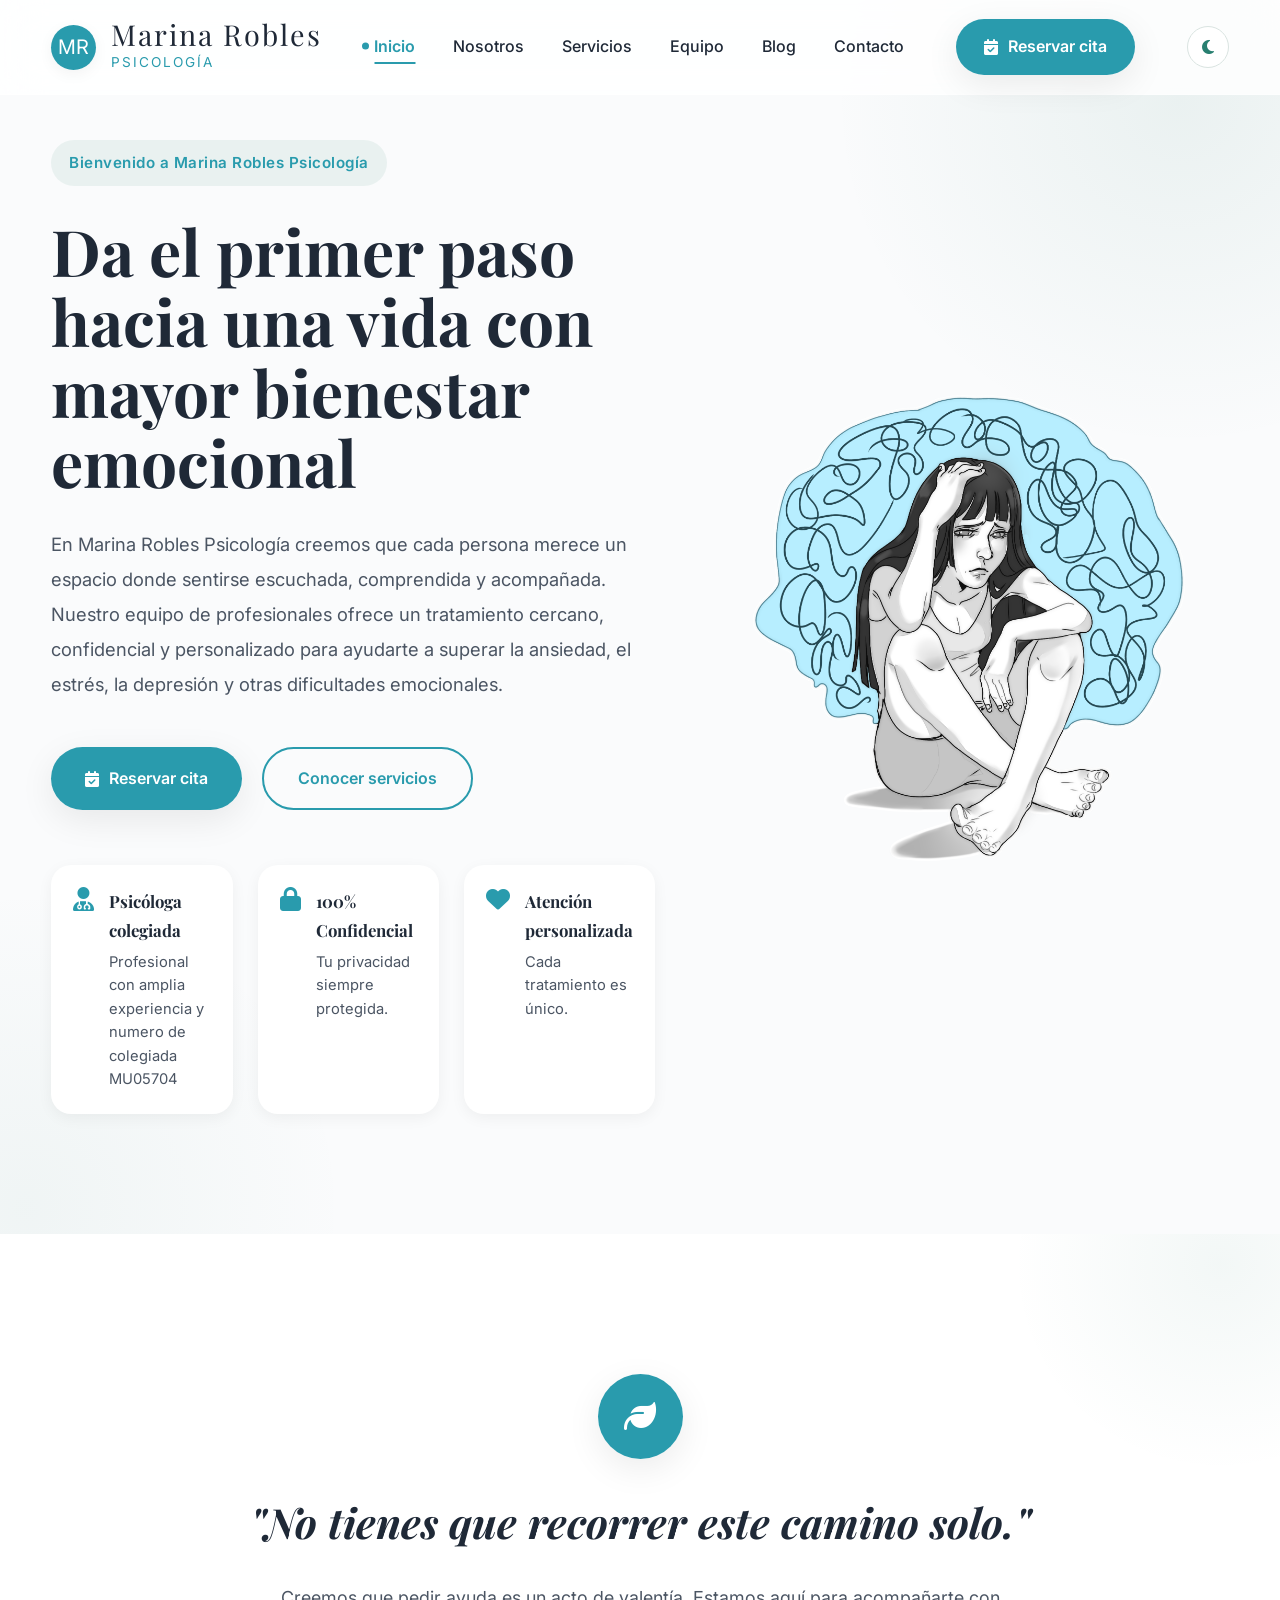
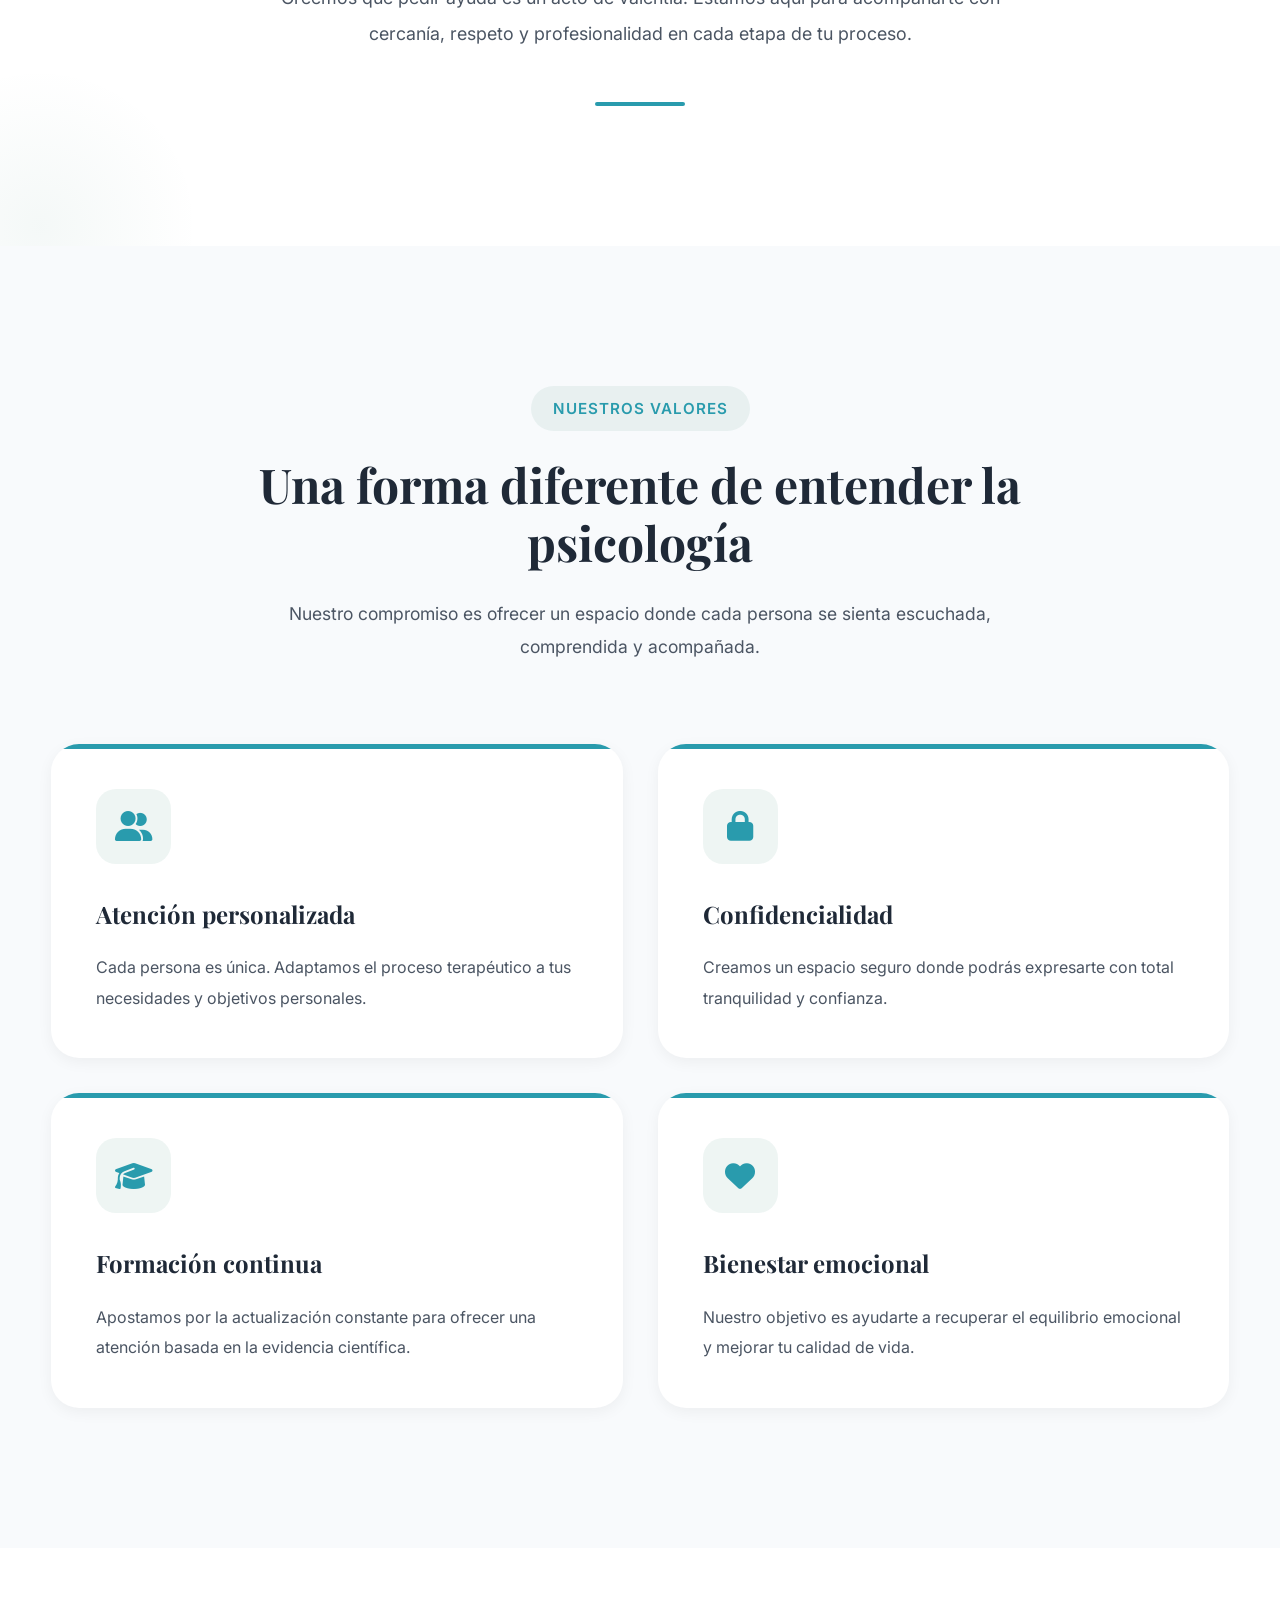
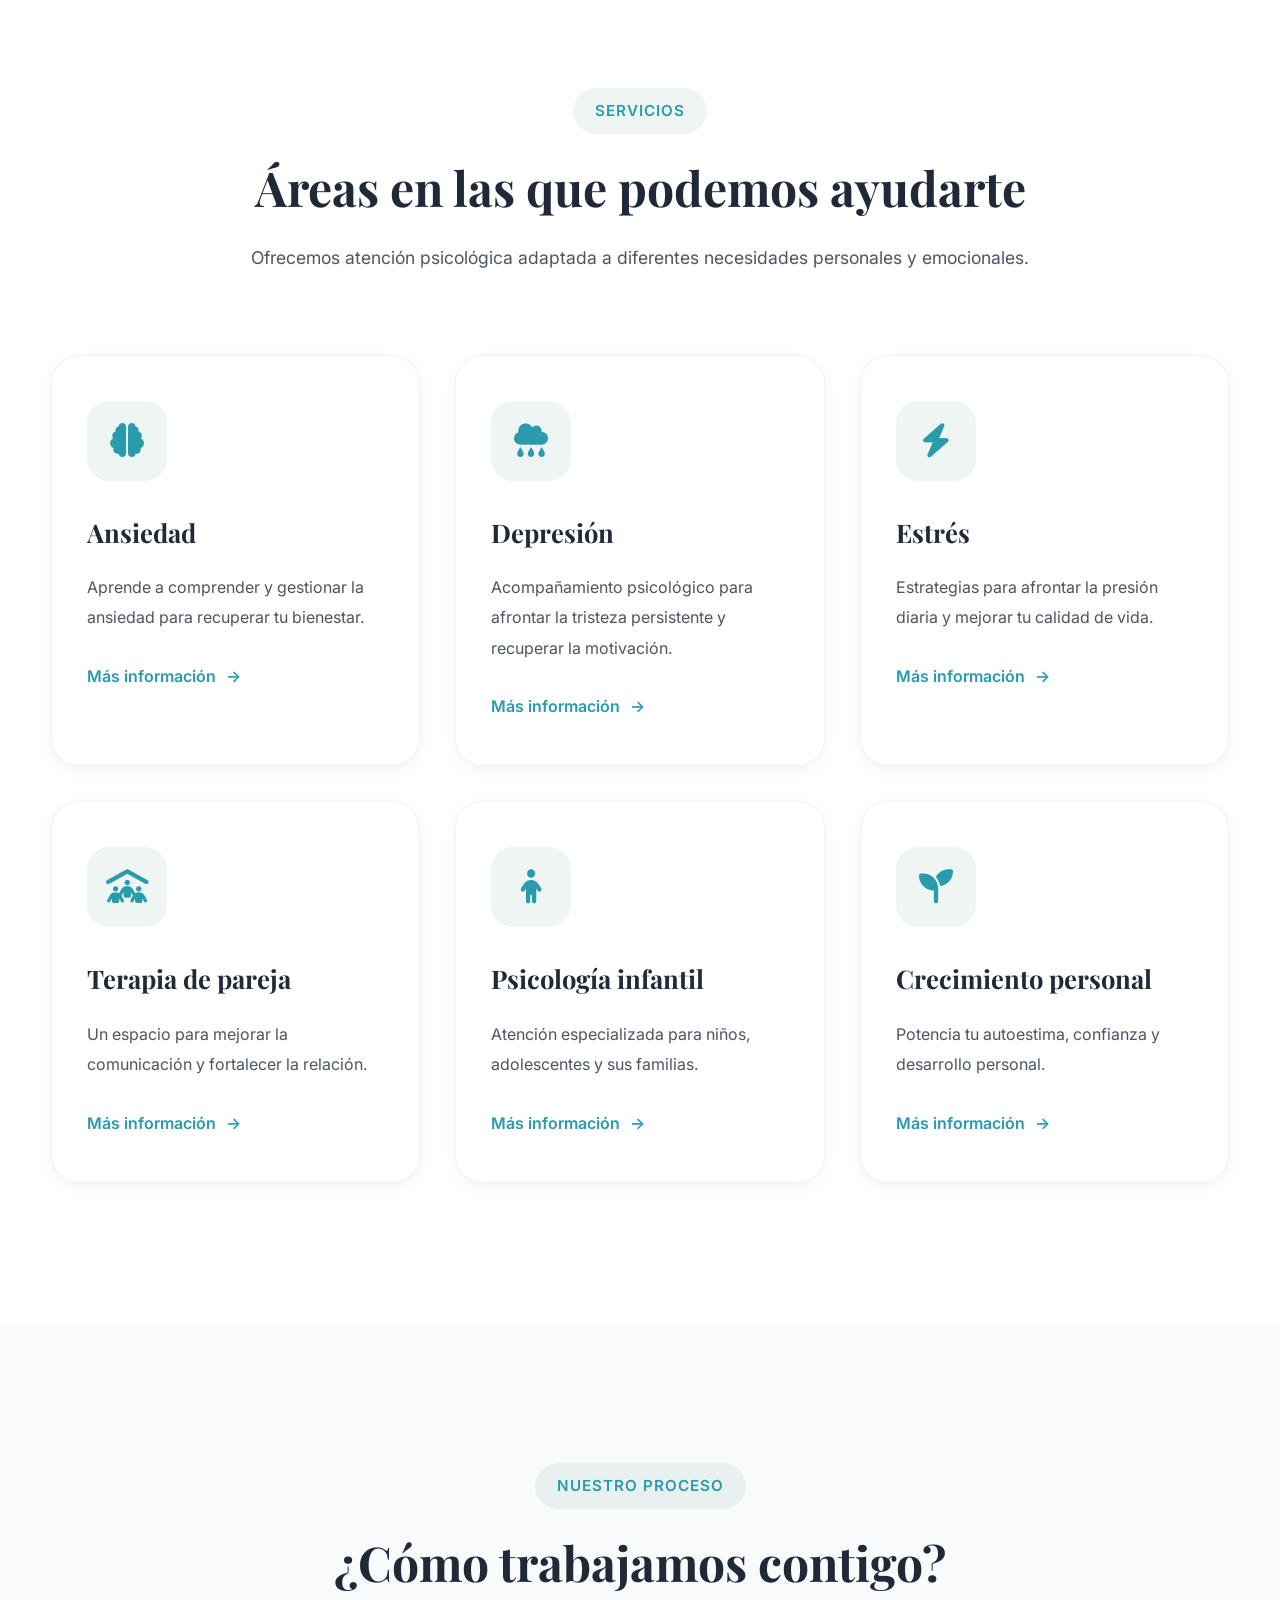
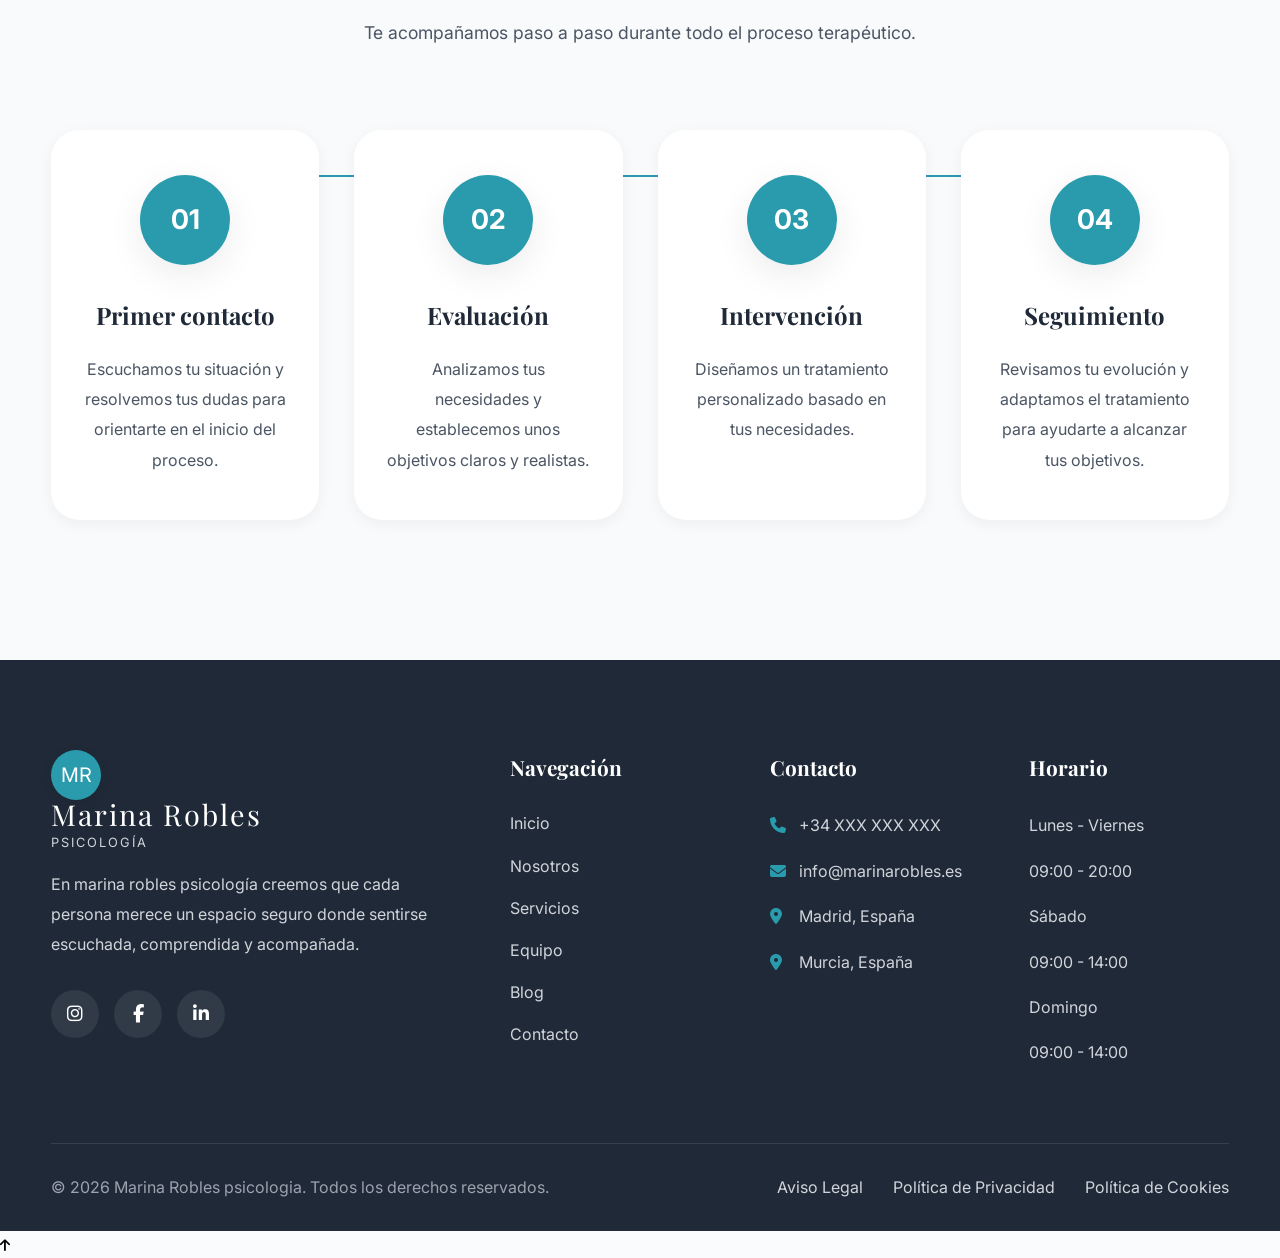
<file: index.html>
<!DOCTYPE html>
<html lang="es">

<head>

    <!-- ==========================================
                    CONFIGURACIÓN
    =========================================== -->

    <meta charset="UTF-8">

    <meta http-equiv="X-UA-Compatible" content="IE=edge">

    <meta name="viewport" content="width=device-width, initial-scale=1.0">

    <!-- ==========================================
                    SEO
    =========================================== -->

    <title>Marina Robles Psicología</title>

    <meta name="description"
        content="Marina Robles Psicología es una clínica especializada en bienestar emocional, ansiedad, depresión, terapia de pareja y crecimiento personal. Reserva tu primera consulta con nuestro equipo de profesionales.">

    <meta name="keywords"
        content="psicología, clínica psicológica, ansiedad, depresión, terapia, salud mental, psicólogo, Murcia">

    <meta name="author" content="Marina Robles Psicología">

    <meta name="robots" content="index, follow">


<link rel="canonical" href="https://www.marinaroblespsicologia.es/">

    <!-- ==========================================
                    FAVICON
    =========================================== -->

    <link rel="icon" href="Imagenes/favicon.png">

    <link rel="apple-touch-icon" href="Imagenes/favicon.png">

    <!-- ==========================================
                    GOOGLE FONTS
    =========================================== -->

    <link rel="preconnect" href="https://fonts.googleapis.com">

    <link rel="preconnect" href="https://fonts.gstatic.com" crossorigin>

    <link
        href="https://fonts.googleapis.com/css2?family=Inter:wght@300;400;500;600;700;800&family=Playfair+Display:wght@500;600;700;800&display=swap"
        rel="stylesheet">

    <!-- ==========================================
                    ICONOS
    =========================================== -->

    <link rel="stylesheet" href="https://cdnjs.cloudflare.com/ajax/libs/font-awesome/6.7.2/css/all.min.css">

    <!-- ==========================================
                    ESTILOS
    =========================================== -->

    <link rel="stylesheet" href="index.css">

    <!-- ==========================================
                    OPEN GRAPH
    =========================================== -->

    <meta property="og:type" content="website">

    <meta property="og:title" content="Marina Robles Psicología">

    <meta property="og:description"
        content="Descubre un espacio seguro donde trabajar tu bienestar emocional acompañado por profesionales especializados.">

    <meta property="og:image" content="img/hero/hero-principal.webp">

    <meta property="og:url" content="https://www.marinaroblespsicologia.es/">

    <!-- ==========================================
                    TWITTER
    =========================================== -->

    <meta name="twitter:card" content="summary_large_image">

    <meta name="twitter:title" content="Marina Robles Psicología">

    <meta name="twitter:description" content="Da el primer paso hacia una vida con mayor bienestar emocional.">

    <meta name="twitter:image" content="img/hero/hero-principal.webp">

</head>

<body>

    <!-- ==========================================================
                            HERO
=========================================================== -->

    <main>

        <section class="hero" id="inicio">

            <div class="container">

                <div class="hero-content">

                    <!-- ======================
                        TEXTO
                ======================= -->

                    <div class="hero-text">

                        <span class="hero-badge">
                            Bienvenido a Marina Robles Psicología
                        </span>

                        <h1>
                            Da el primer paso hacia una vida con mayor bienestar emocional
                        </h1>

                        <p>

                            En Marina Robles Psicología creemos que cada persona merece un espacio
                            donde sentirse escuchada, comprendida y acompañada.

                            Nuestro equipo de profesionales ofrece un tratamiento
                            cercano, confidencial y personalizado para ayudarte a
                            superar la ansiedad, el estrés, la depresión y otras
                            dificultades emocionales.

                        </p>

                        <!-- BOTONES -->

                        <div class="hero-buttons">

                            <a href="reserva.html" class="btn btn-primary">

                                <i class="fa-solid fa-calendar-check"></i>

                                Reservar cita

                            </a>

                            <a href="servicios.html" class="btn btn-secondary">

                                Conocer servicios

                            </a>

                        </div>

                        <!-- INFORMACIÓN -->

                        <div class="hero-info">

                            <div class="info-card">

                                <i class="fa-solid fa-user-doctor"></i>

                                <div>

                                    <h3>Psicóloga colegiada</h3>

                                    <p>Profesional con amplia experiencia y numero de colegiada MU05704</p>

                                </div>

                            </div>

                            <div class="info-card">

                                <i class="fa-solid fa-lock"></i>

                                <div>

                                    <h3>100% Confidencial</h3>

                                    <p>Tu privacidad siempre protegida.</p>

                                </div>

                            </div>

                            <div class="info-card">

                                <i class="fa-solid fa-heart"></i>

                                <div>

                                    <h3>Atención personalizada</h3>

                                    <p>Cada tratamiento es único.</p>

                                </div>

                            </div>

                        </div>

                    </div>

                    <!-- ======================
                        IMAGEN
                ======================= -->

                    <div class="hero-image">

                        <div class="hero-image-wrapper">

                            <img src="Imagenes/principal.png" alt="Marina Robles tu Psicologa de confianza">

                        </div>

                    </div>

                </div>

            </div>

        </section>

    </main>
    <!-- ==========================================================
                            HEADER
=========================================================== -->

    <header id="header">

        <div class="container">

            <nav class="navbar">

                <!--==================================
                    LOGO
            ===================================-->

                <a href="index.html" class="logo">

                    <span class="logo-icon">
                        MR
                    </span>

                    <div class="logo-text">

                        <span class="logo-title">
                            Marina Robles
                        </span>

                        <span class="logo-subtitle">
                            Psicología
                        </span>

                    </div>

                </a>

                <!--==================================
                    MENÚ
            ===================================-->

                <ol class="nav-menu">

                    <li>
                        <a href="#inicio" class="active">
                            Inicio
                        </a>
                    </li>

                    <li>
                        <a href="#nosotros">
                            Nosotros
                        </a>
                    </li>

                    <li>
                        <a href="#servicios">
                            Servicios
                        </a>
                    </li>

                    <li>
                        <a href="#equipo">
                            Equipo
                        </a>
                    </li>

                    <li>
                        <a href="#blog">
                            Blog
                        </a>
                    </li>

                    <li>
                        <a href="#contacto">
                            Contacto
                        </a>
                    </li>

                </ol>

                <!--==================================
                    BOTÓN CTA
            ===================================-->

                <a href="reserva.html" class="btn-reserva">

                    <i class="fa-solid fa-calendar-check"></i>

                    Reservar cita

                </a>
                
<!-- BOTÓN MODO OSCURO -->

<button
    class="theme-toggle"
    type="button"
    aria-label="Activar modo oscuro">

    <i class="fa-solid fa-moon"></i>

</button>


                <!--==================================
                BOTÓN MÓVIL
            ===================================-->

                <button class="menu-toggle" aria-label="Abrir menú">

                    <span></span>

                    <span></span>

                    <span></span>

                </button>

            </nav>

        </div>

    </header>
    <!-- ==========================================================
                    FRASE INSPIRADORA
=========================================================== -->

    <section class="quote" id="nosotros">

        <div class="container">

            <div class="quote-content">

                <span class="quote-icon">
                    <i class="fa-solid fa-leaf"></i>
                </span>

                <blockquote>

                    "No tienes que recorrer este camino solo."

                </blockquote>

                <p>

                    Creemos que pedir ayuda es un acto de valentía.
                    Estamos aquí para acompañarte con cercanía, respeto y profesionalidad
                    en cada etapa de tu proceso.

                </p>

            </div>

        </div>

    </section>





    <!-- ==========================================================
                    NUESTROS VALORES
=========================================================== -->

    <section class="values">

        <div class="container">

            <div class="section-title">

                <span>Nuestros valores</span>

                <h2>
                    Una forma diferente de entender la psicología
                </h2>

                <p>

                    Nuestro compromiso es ofrecer un espacio donde cada persona se sienta
                    escuchada, comprendida y acompañada.

                </p>

            </div>

            <div class="values-grid">

                <article class="value-card">

                    <i class="fa-solid fa-user-group"></i>

                    <h3>

                        Atención personalizada

                    </h3>

                    <p>

                        Cada persona es única. Adaptamos el proceso terapéutico a tus
                        necesidades y objetivos personales.

                    </p>

                </article>

                <article class="value-card">

                    <i class="fa-solid fa-lock"></i>

                    <h3>

                        Confidencialidad

                    </h3>

                    <p>

                        Creamos un espacio seguro donde podrás expresarte con total
                        tranquilidad y confianza.

                    </p>

                </article>

                <article class="value-card">

                    <i class="fa-solid fa-graduation-cap"></i>

                    <h3>

                        Formación continua

                    </h3>

                    <p>

                        Apostamos por la actualización constante para ofrecer una atención
                        basada en la evidencia científica.

                    </p>

                </article>

                <article class="value-card">

                    <i class="fa-solid fa-heart"></i>

                    <h3>

                        Bienestar emocional

                    </h3>

                    <p>

                        Nuestro objetivo es ayudarte a recuperar el equilibrio emocional y
                        mejorar tu calidad de vida.

                    </p>

                </article>

            </div>

        </div>

    </section>





    <!-- ==========================================================
                        SERVICIOS
=========================================================== -->

    <section class="services" id="servicios">

        <div class="container">

            <div class="section-title">

                <span>Servicios</span>

                <h2>

                    Áreas en las que podemos ayudarte

                </h2>

                <p>

                    Ofrecemos atención psicológica adaptada a diferentes necesidades
                    personales y emocionales.

                </p>

            </div>

            <div class="services-grid">

                <article class="service-card">

                    <i class="fa-solid fa-brain"></i>

                    <h3>Ansiedad</h3>

                    <p>

                        Aprende a comprender y gestionar la ansiedad para recuperar tu
                        bienestar.

                    </p>

                    <a href="#">
                        Más información
                    </a>

                </article>

                <article class="service-card">

                    <i class="fa-solid fa-cloud-rain"></i>

                    <h3>Depresión</h3>

                    <p>

                        Acompañamiento psicológico para afrontar la tristeza persistente y
                        recuperar la motivación.

                    </p>

                    <a href="#">
                        Más información
                    </a>

                </article>

                <article class="service-card">

                    <i class="fa-solid fa-bolt"></i>

                    <h3>Estrés</h3>

                    <p>

                        Estrategias para afrontar la presión diaria y mejorar tu calidad de
                        vida.

                    </p>

                    <a href="#">
                        Más información
                    </a>

                </article>

                <article class="service-card">

                    <i class="fa-solid fa-people-roof"></i>

                    <h3>Terapia de pareja</h3>

                    <p>

                        Un espacio para mejorar la comunicación y fortalecer la relación.

                    </p>

                    <a href="#">
                        Más información
                    </a>

                </article>

                <article class="service-card">

                    <i class="fa-solid fa-child"></i>

                    <h3>Psicología infantil</h3>

                    <p>

                        Atención especializada para niños, adolescentes y sus familias.

                    </p>

                    <a href="#">
                        Más información
                    </a>

                </article>

                <article class="service-card">

                    <i class="fa-solid fa-seedling"></i>

                    <h3>Crecimiento personal</h3>

                    <p>

                        Potencia tu autoestima, confianza y desarrollo personal.

                    </p>

                    <a href="#">
                        Más información
                    </a>

                </article>

            </div>

        </div>

    </section>





    <!-- ==========================================================
                    CÓMO TRABAJAMOS
=========================================================== -->

    <section class="process">

        <div class="container">

            <div class="section-title">

                <span>Nuestro proceso</span>

                <h2>

                    ¿Cómo trabajamos contigo?

                </h2>

                <p>

                    Te acompañamos paso a paso durante todo el proceso terapéutico.

                </p>

            </div>

            <div class="process-grid">

                <div class="process-card">

                    <div class="process-number">

                        01

                    </div>

                    <h3>

                        Primer contacto

                    </h3>

                    <p>

                        Escuchamos tu situación y resolvemos tus dudas para orientarte en
                        el inicio del proceso.

                    </p>

                </div>

                <div class="process-card">

                    <div class="process-number">

                        02

                    </div>

                    <h3>

                        Evaluación

                    </h3>

                    <p>

                        Analizamos tus necesidades y establecemos unos objetivos claros y
                        realistas.

                    </p>

                </div>

                <div class="process-card">

                    <div class="process-number">

                        03

                    </div>

                    <h3>

                        Intervención

                    </h3>

                    <p>

                        Diseñamos un tratamiento personalizado basado en tus necesidades.

                    </p>

                </div>

                <div class="process-card">

                    <div class="process-number">

                        04

                    </div>

                    <h3>

                        Seguimiento

                    </h3>

                    <p>

                        Revisamos tu evolución y adaptamos el tratamiento para ayudarte a
                        alcanzar tus objetivos.

                    </p>

                </div>

            </div>

        </div>

    </section>
    <!-- ==========================================================
                        FOOTER
=========================================================== -->

    <footer class="footer">

        <div class="container">

            <div class="footer-content">

                <!--==============================
                    EMPRESA
            ==============================-->

                <div class="footer-column">

                    <a href="index.html" class="footer-logo">

                        <span class="logo-icon">
                            MR
                        </span>

                        <div class="logo-text">

                            <span class="logo-title">

                                Marina Robles

                            </span>

                            <span class="logo-subtitle">

                                Psicología

                            </span>

                        </div>

                    </a>

                    <p>

                        En marina robles psicología creemos que cada persona merece un espacio
                        seguro donde sentirse escuchada, comprendida y acompañada.

                    </p>

                    <div class="social-icons">

                        <a href="#">

                            <i class="fa-brands fa-instagram"></i>

                        </a>

                        <a href="#">

                            <i class="fa-brands fa-facebook-f"></i>

                        </a>

                        <a href="#">

                            <i class="fa-brands fa-linkedin-in"></i>

                        </a>

                    </div>

                </div>

                <!--==============================
                    MENÚ
            ==============================-->

                <div class="footer-column">

                    <h3>

                        Navegación

                    </h3>

                    <a href="#inicio">

                        Inicio

                    </a>

                    <a href="#nosotros">

                        Nosotros

                    </a>

                    <a href="#servicios">

                        Servicios

                    </a>

                    <a href="#equipo">

                        Equipo

                    </a>

                    <a href="#blog">

                        Blog

                    </a>

                    <a href="#contacto">

                        Contacto

                    </a>

                </div>

                <!--==============================
                    CONTACTO
            ==============================-->

                <div class="footer-column">

                    <h3>

                        Contacto

                    </h3>

                    <p>

                        <i class="fa-solid fa-phone"></i>

                        +34 XXX XXX XXX

                    </p>

                    <p>

                        <i class="fa-solid fa-envelope"></i>

                        info@marinarobles.es

                    </p>

                    <p>

                        <i class="fa-solid fa-location-dot"></i>

                        Madrid, España

                    </p>
                    <p>

                        <i class="fa-solid fa-location-dot"></i>

                        Murcia, España

                    </p>

                </div>

                <!--==============================
                    HORARIO
            ==============================-->

                <div class="footer-column">

                    <h3>

                        Horario

                    </h3>

                    <p>

                        Lunes - Viernes

                    </p>

                    <p>

                        09:00 - 20:00

                    </p>

                    <p>

                        Sábado

                    </p>

                    <p>

                        09:00 - 14:00

                    </p>
                     <p>

                        Domingo

                    </p>

                    <p>

                        09:00 - 14:00

                    </p>

                </div>

            </div>

            <!--==============================
                FOOTER INFERIOR
        ==============================-->

            <div class="footer-bottom">

                <p>

                    © 2026 Marina Robles psicologia. Todos los derechos reservados.

                </p>

                <div class="footer-legal">

                    <a href="aviso_legal.html">

                        Aviso Legal

                    </a>

                    <a href="politica_y_privacidad.html">

                        Política de Privacidad

                    </a>

                    <a href="politica_de_cookies.html">

                        Política de Cookies

                    </a>

                </div>

            </div>

        </div>

    </footer>
    <script src="script.js"></script>
</body>

</html>
</file>
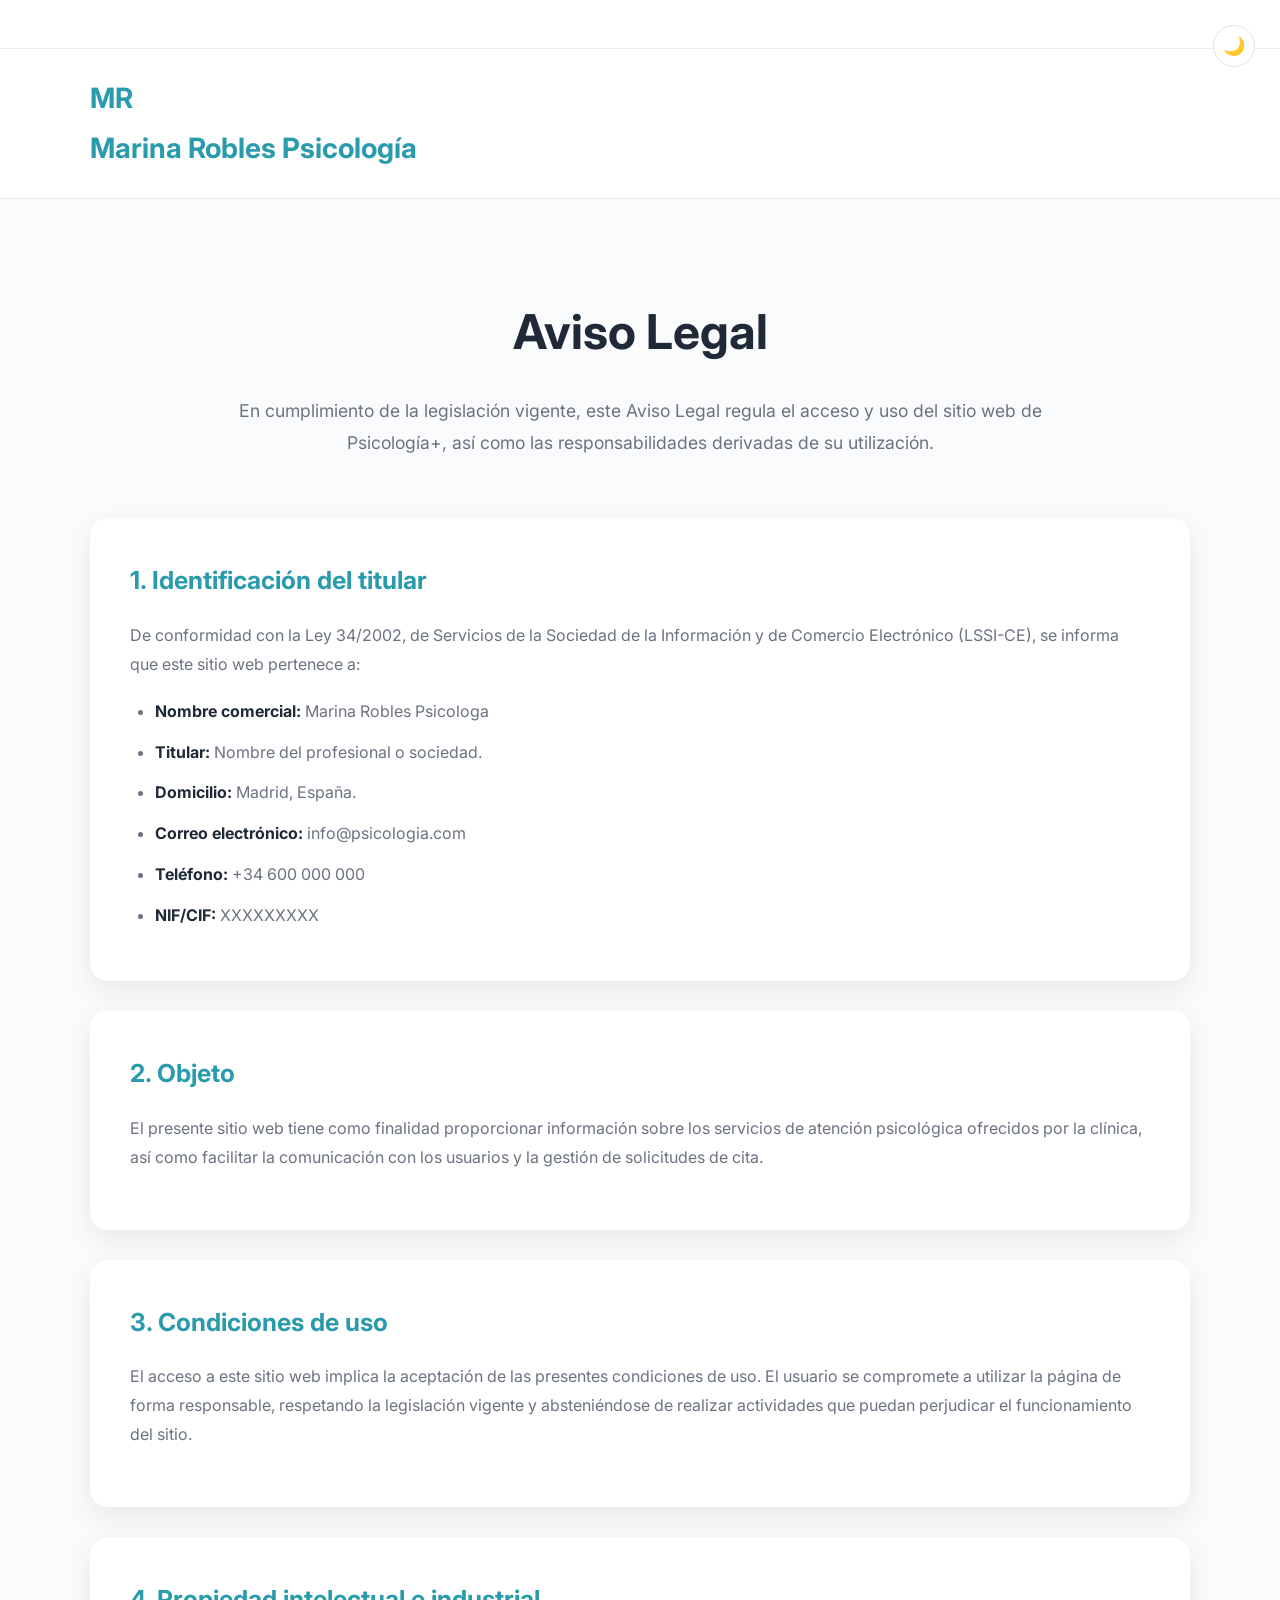
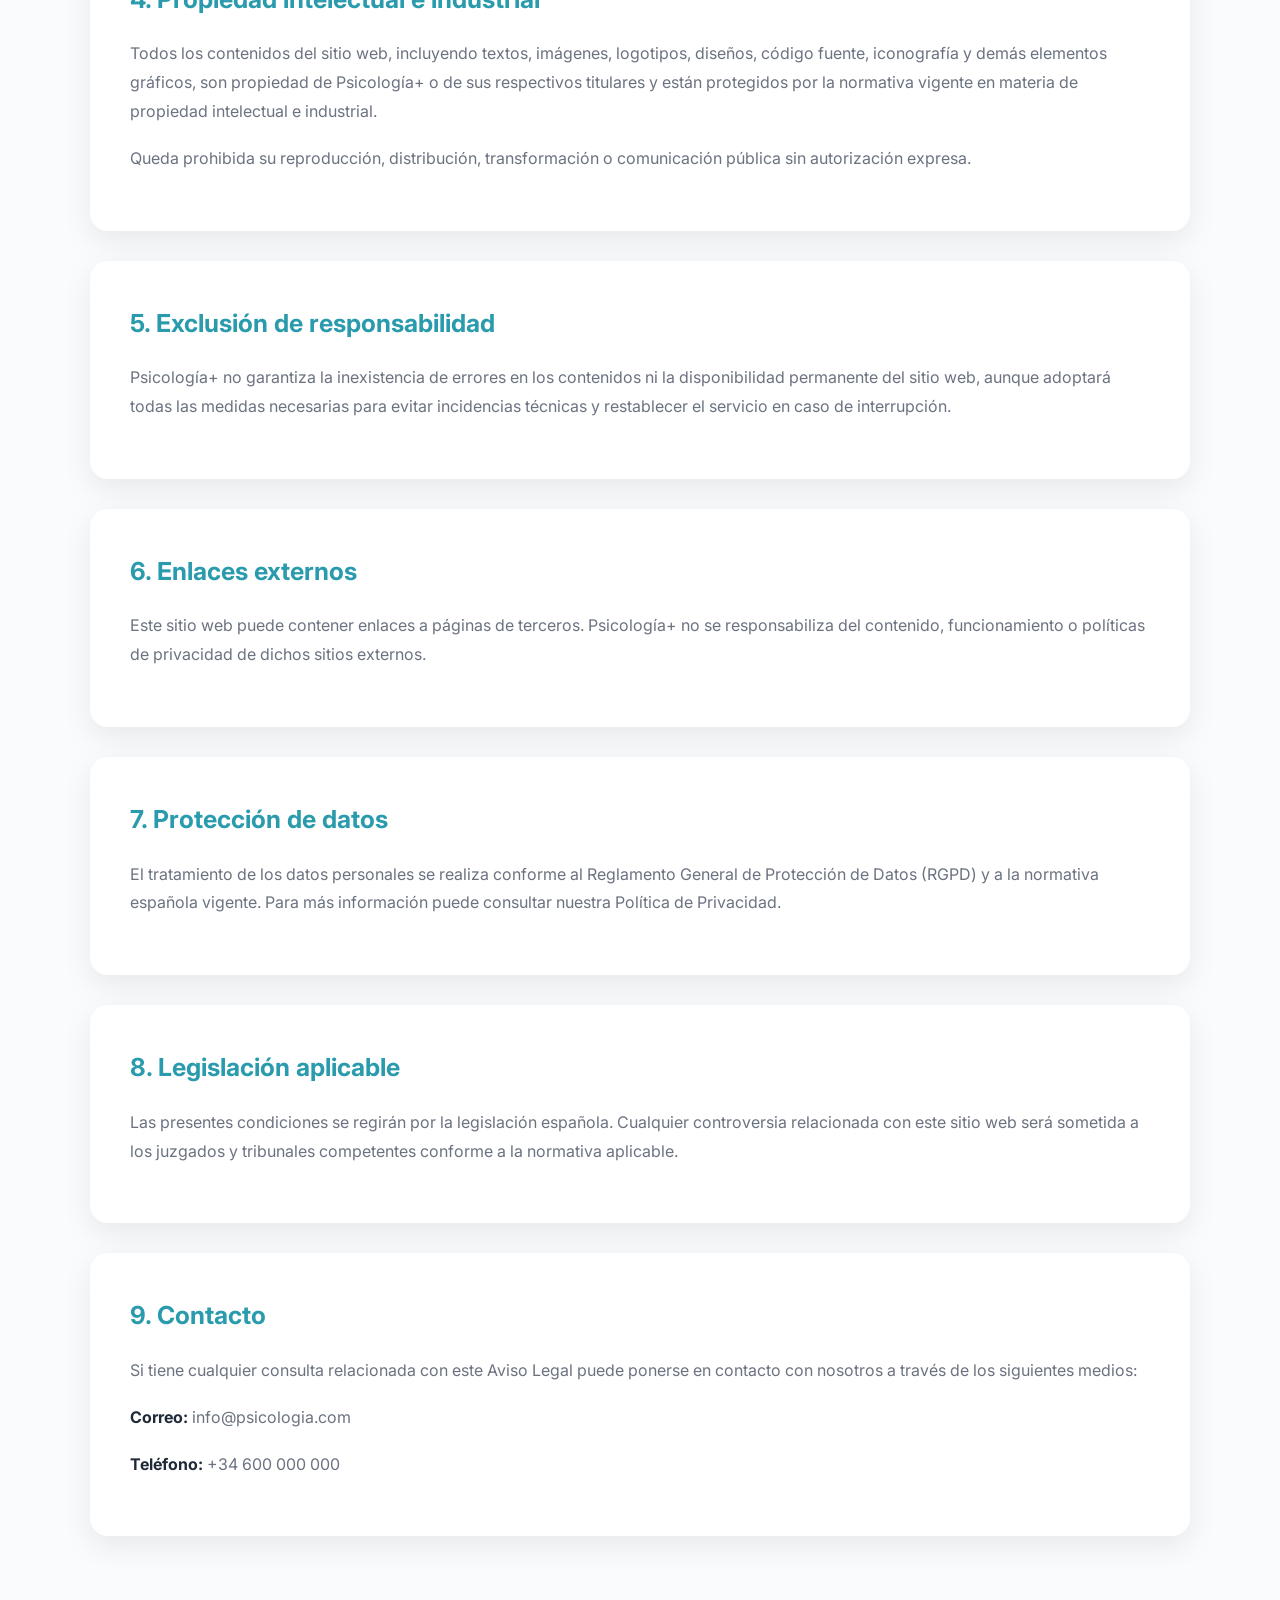
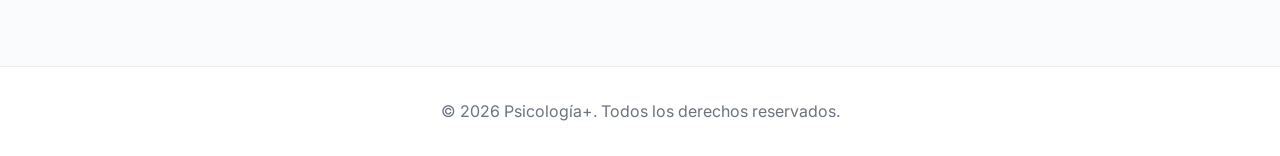
<file: aviso_legal.html>
<!DOCTYPE html>
<html lang="es">

<head>

    <meta charset="UTF-8">

    <meta name="viewport" content="width=device-width, initial-scale=1.0">

    <title>Aviso Legal | Psicología+</title>

    <link rel="stylesheet" href="aviso_legal.css">

    <!-- Google Fonts -->

    <link rel="preconnect" href="https://fonts.googleapis.com">

    <link rel="preconnect" href="https://fonts.gstatic.com" crossorigin>

    <link href="https://fonts.googleapis.com/css2?family=Inter:wght@300;400;500;600;700&display=swap"
        rel="stylesheet">

</head>

<body>
<!-- ==========================================================
                BOTÓN MODO OSCURO
========================================================== -->

<button
    class="theme-toggle"
    type="button"
    aria-label="Activar modo oscuro">

    <span class="theme-icon">🌙</span>

</button>
<header>


</header>
<header>

    <div class="container">

        <a href="index.html" class="logo">

            <span class="logo-icon">
                MR
            </span>

            <div class="logo-text">

                <span class="logo-title">
                    Marina Robles
                </span>

                <span class="logo-subtitle">
                    Psicología
                </span>

            </div>

        </a>

    </div>

</header>
<main>

<section class="hero">

<div class="container">

<h1>Aviso Legal</h1>

<p class="subtitle">

En cumplimiento de la legislación vigente, este Aviso Legal regula el acceso y uso del sitio web de Psicología+, así como las responsabilidades derivadas de su utilización.

</p>

</div>

</section>

<section class="legal">

<div class="container">

<article>

<h2>1. Identificación del titular</h2>

<p>

De conformidad con la Ley 34/2002, de Servicios de la Sociedad de la Información y de Comercio Electrónico (LSSI-CE), se informa que este sitio web pertenece a:

</p>

<ul>

<li><strong>Nombre comercial:</strong> Marina Robles Psicologa</li>

<li><strong>Titular:</strong> Nombre del profesional o sociedad.</li>

<li><strong>Domicilio:</strong> Madrid, España.</li>

<li><strong>Correo electrónico:</strong> info@psicologia.com</li>

<li><strong>Teléfono:</strong> +34 600 000 000</li>

<li><strong>NIF/CIF:</strong> XXXXXXXXX</li>

</ul>

</article>

<article>

<h2>2. Objeto</h2>

<p>

El presente sitio web tiene como finalidad proporcionar información sobre los servicios de atención psicológica ofrecidos por la clínica, así como facilitar la comunicación con los usuarios y la gestión de solicitudes de cita.

</p>

</article>

<article>

<h2>3. Condiciones de uso</h2>

<p>

El acceso a este sitio web implica la aceptación de las presentes condiciones de uso. El usuario se compromete a utilizar la página de forma responsable, respetando la legislación vigente y absteniéndose de realizar actividades que puedan perjudicar el funcionamiento del sitio.

</p>

</article>

<article>

<h2>4. Propiedad intelectual e industrial</h2>

<p>

Todos los contenidos del sitio web, incluyendo textos, imágenes, logotipos, diseños, código fuente, iconografía y demás elementos gráficos, son propiedad de Psicología+ o de sus respectivos titulares y están protegidos por la normativa vigente en materia de propiedad intelectual e industrial.

</p>

<p>

Queda prohibida su reproducción, distribución, transformación o comunicación pública sin autorización expresa.

</p>

</article>

<article>

<h2>5. Exclusión de responsabilidad</h2>

<p>

Psicología+ no garantiza la inexistencia de errores en los contenidos ni la disponibilidad permanente del sitio web, aunque adoptará todas las medidas necesarias para evitar incidencias técnicas y restablecer el servicio en caso de interrupción.

</p>

</article>

<article>

<h2>6. Enlaces externos</h2>

<p>

Este sitio web puede contener enlaces a páginas de terceros. Psicología+ no se responsabiliza del contenido, funcionamiento o políticas de privacidad de dichos sitios externos.

</p>

</article>

<article>

<h2>7. Protección de datos</h2>

<p>

El tratamiento de los datos personales se realiza conforme al Reglamento General de Protección de Datos (RGPD) y a la normativa española vigente. Para más información puede consultar nuestra Política de Privacidad.

</p>

</article>

<article>

<h2>8. Legislación aplicable</h2>

<p>

Las presentes condiciones se regirán por la legislación española. Cualquier controversia relacionada con este sitio web será sometida a los juzgados y tribunales competentes conforme a la normativa aplicable.

</p>

</article>

<article>

<h2>9. Contacto</h2>

<p>

Si tiene cualquier consulta relacionada con este Aviso Legal puede ponerse en contacto con nosotros a través de los siguientes medios:

</p>

<p><strong>Correo:</strong> info@psicologia.com</p>

<p><strong>Teléfono:</strong> +34 600 000 000</p>

</article>

</div>

</section>

</main>

<footer>

<div class="container">

<p>

© 2026 Psicología+. Todos los derechos reservados.

</p>

</div>

</footer>

</body>
<script>

/* ==========================================================
                MODO OSCURO
========================================================== */

const themeToggle = document.querySelector(".theme-toggle");
const themeIcon = themeToggle?.querySelector(".theme-icon");

/* ==========================================================
                RECUPERAR TEMA GUARDADO
========================================================== */

const savedTheme = localStorage.getItem("theme");

if (savedTheme === "dark") {

    document.body.classList.add("dark-mode");

    if (themeIcon) {

       themeIcon.textContent = "☀️";

    }

    if (themeToggle) {

        themeToggle.setAttribute(
            "aria-label",
            "Activar modo claro"
        );

    }

}


/* ==========================================================
                CAMBIAR TEMA
========================================================== */

if (themeToggle) {

    themeToggle.addEventListener("click", () => {

        const isDark =
            document.body.classList.toggle("dark-mode");


        /* Guardar preferencia */

        localStorage.setItem(
            "theme",
            isDark ? "dark" : "light"
        );


        /* Cambiar icono */

        if (themeIcon) {

           themeIcon.textContent = isDark
    ? "☀️"
    : "🌙";
        }


        /* Actualizar accesibilidad */

        themeToggle.setAttribute(
            "aria-label",
            isDark
                ? "Activar modo claro"
                : "Activar modo oscuro"
        );

    });

}

</script>

</html>
</file>
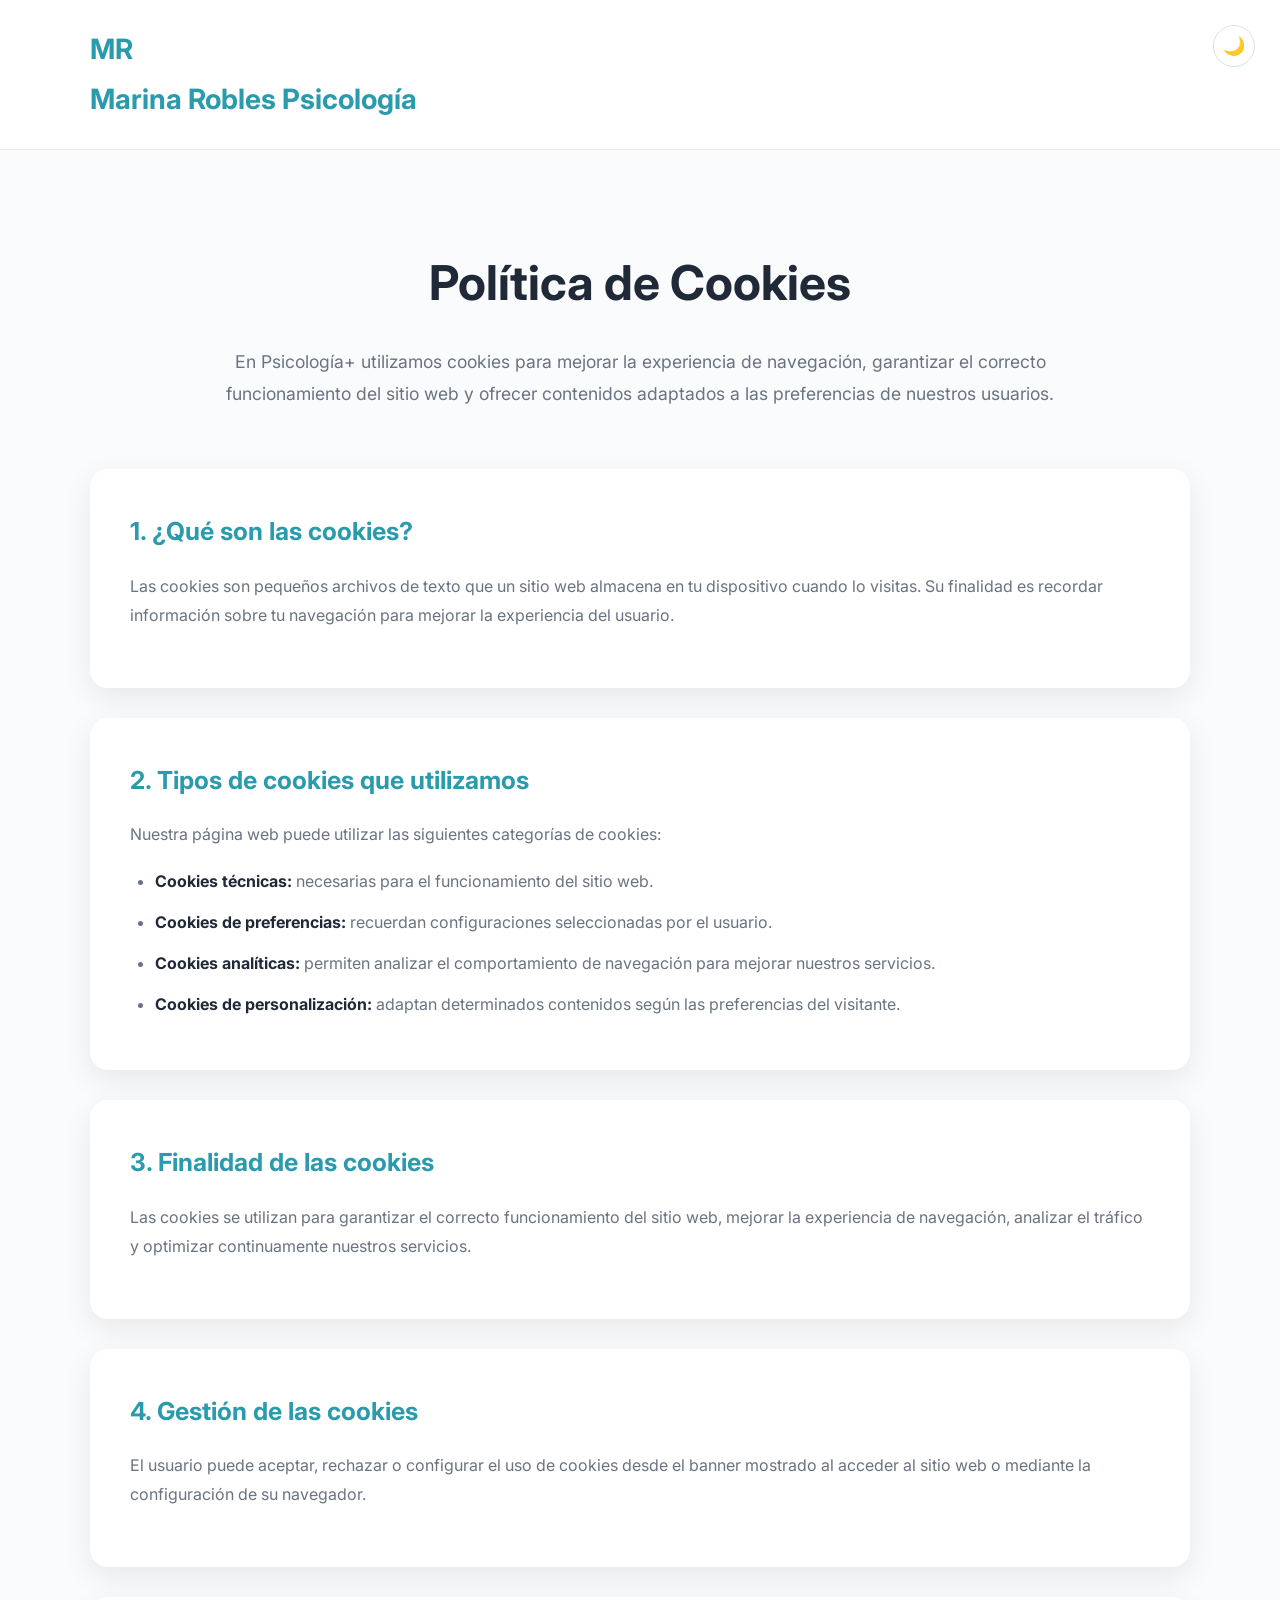
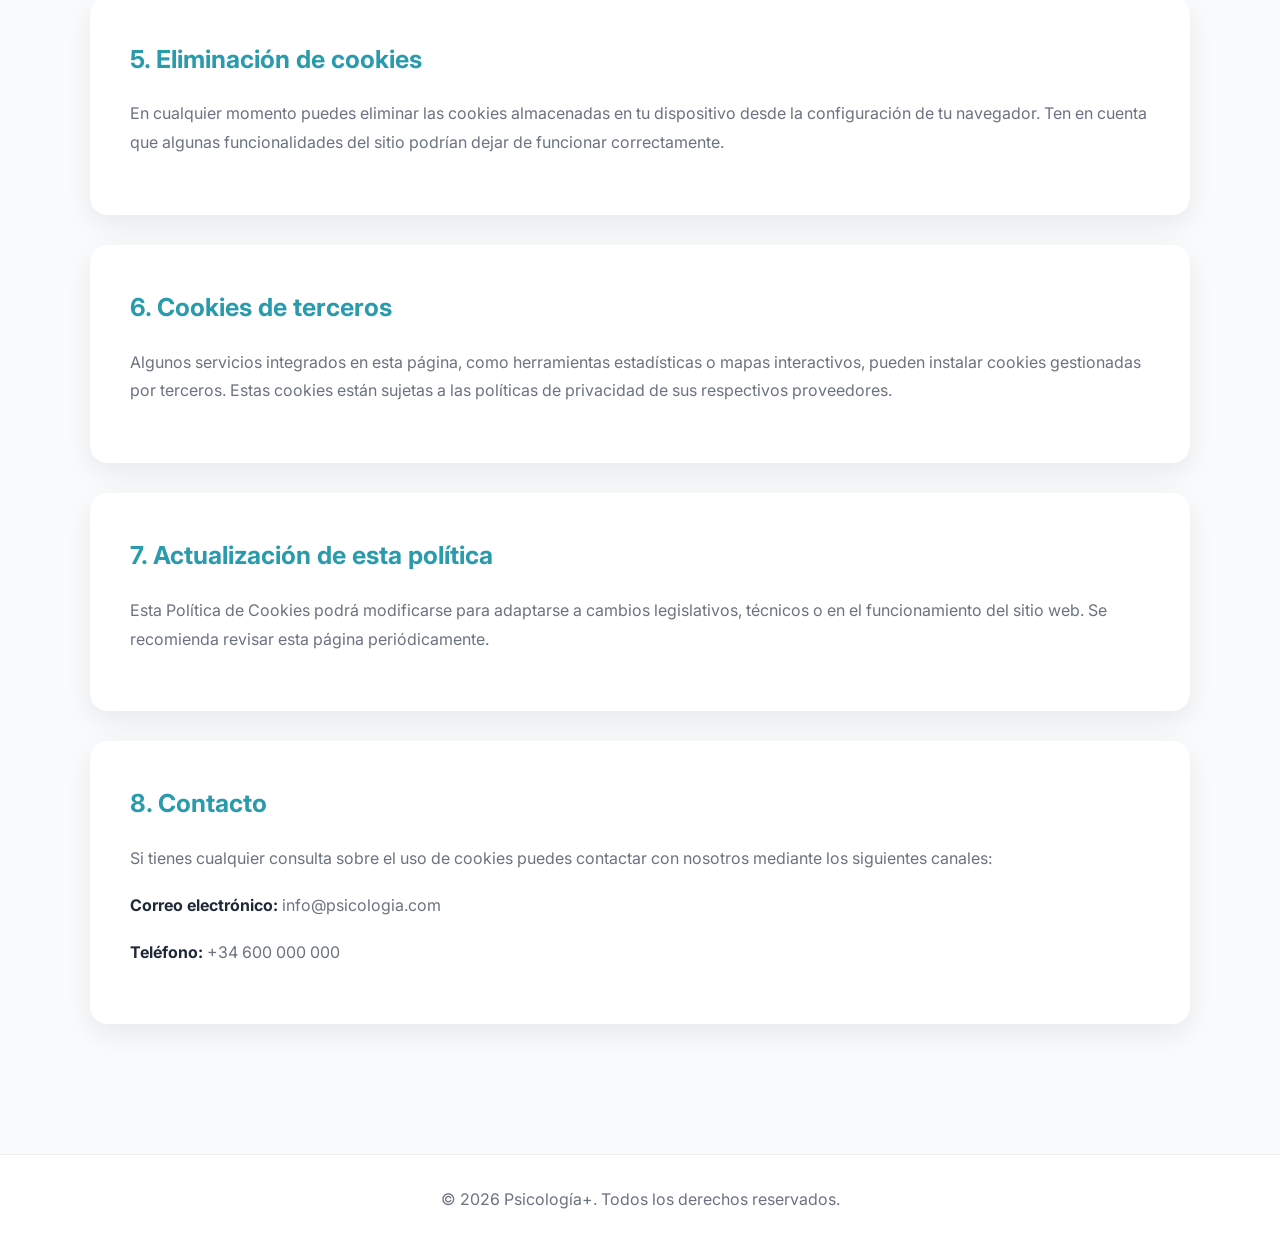
<file: politica_de_cookies.html>
<!DOCTYPE html>
<html lang="es">

<head>

    <meta charset="UTF-8">

    <meta name="viewport" content="width=device-width, initial-scale=1.0">

    <title>Política de Cookies | Psicología+</title>

    <link rel="stylesheet" href="politica_de_cookies.css">

    <!-- Google Fonts -->

    <link rel="preconnect" href="https://fonts.googleapis.com">

    <link rel="preconnect" href="https://fonts.gstatic.com" crossorigin>

    <link href="https://fonts.googleapis.com/css2?family=Inter:wght@300;400;500;600;700&display=swap"
        rel="stylesheet">

</head>

<body>
    <!-- ==========================================================
                BOTÓN MODO OSCURO
========================================================== -->

<button
    class="theme-toggle"
    type="button"
    aria-label="Activar modo oscuro">

    <span class="theme-icon">🌙</span>

</button>
<header>

    <div class="container">

        <a href="index.html" class="logo">

            <span class="logo-icon">
                MR
            </span>

            <div class="logo-text">

                <span class="logo-title">
                    Marina Robles
                </span>

                <span class="logo-subtitle">
                    Psicología
                </span>

            </div>

        </a>

    </div>

</header>

<main>

<section class="hero">

<div class="container">

<h1>Política de Cookies</h1>

<p class="subtitle">

En Psicología+ utilizamos cookies para mejorar la experiencia de navegación, garantizar el correcto funcionamiento del sitio web y ofrecer contenidos adaptados a las preferencias de nuestros usuarios.

</p>

</div>

</section>

<section class="cookies">

<div class="container">

<article>

<h2>1. ¿Qué son las cookies?</h2>

<p>

Las cookies son pequeños archivos de texto que un sitio web almacena en tu dispositivo cuando lo visitas. Su finalidad es recordar información sobre tu navegación para mejorar la experiencia del usuario.

</p>

</article>

<article>

<h2>2. Tipos de cookies que utilizamos</h2>

<p>

Nuestra página web puede utilizar las siguientes categorías de cookies:

</p>

<ul>

<li><strong>Cookies técnicas:</strong> necesarias para el funcionamiento del sitio web.</li>

<li><strong>Cookies de preferencias:</strong> recuerdan configuraciones seleccionadas por el usuario.</li>

<li><strong>Cookies analíticas:</strong> permiten analizar el comportamiento de navegación para mejorar nuestros servicios.</li>

<li><strong>Cookies de personalización:</strong> adaptan determinados contenidos según las preferencias del visitante.</li>

</ul>

</article>

<article>

<h2>3. Finalidad de las cookies</h2>

<p>

Las cookies se utilizan para garantizar el correcto funcionamiento del sitio web, mejorar la experiencia de navegación, analizar el tráfico y optimizar continuamente nuestros servicios.

</p>

</article>

<article>

<h2>4. Gestión de las cookies</h2>

<p>

El usuario puede aceptar, rechazar o configurar el uso de cookies desde el banner mostrado al acceder al sitio web o mediante la configuración de su navegador.

</p>

</article>

<article>

<h2>5. Eliminación de cookies</h2>

<p>

En cualquier momento puedes eliminar las cookies almacenadas en tu dispositivo desde la configuración de tu navegador. Ten en cuenta que algunas funcionalidades del sitio podrían dejar de funcionar correctamente.

</p>

</article>

<article>

<h2>6. Cookies de terceros</h2>

<p>

Algunos servicios integrados en esta página, como herramientas estadísticas o mapas interactivos, pueden instalar cookies gestionadas por terceros. Estas cookies están sujetas a las políticas de privacidad de sus respectivos proveedores.

</p>

</article>

<article>

<h2>7. Actualización de esta política</h2>

<p>

Esta Política de Cookies podrá modificarse para adaptarse a cambios legislativos, técnicos o en el funcionamiento del sitio web. Se recomienda revisar esta página periódicamente.

</p>

</article>

<article>

<h2>8. Contacto</h2>

<p>

Si tienes cualquier consulta sobre el uso de cookies puedes contactar con nosotros mediante los siguientes canales:

</p>

<p>

<strong>Correo electrónico:</strong> info@psicologia.com

</p>

<p>

<strong>Teléfono:</strong> +34 600 000 000

</p>

</article>

</div>

</section>

</main>

<footer>

<div class="container">

<p>

© 2026 Psicología+. Todos los derechos reservados.

</p>

</div>

</footer>

</body>
<script>

/* ==========================================================
                MODO OSCURO
========================================================== */

const themeToggle = document.querySelector(".theme-toggle");
const themeIcon = themeToggle?.querySelector(".theme-icon");

/* ==========================================================
                RECUPERAR TEMA GUARDADO
========================================================== */

const savedTheme = localStorage.getItem("theme");

if (savedTheme === "dark") {

    document.body.classList.add("dark-mode");

    if (themeIcon) {

       themeIcon.textContent = "☀️";

    }

    if (themeToggle) {

        themeToggle.setAttribute(
            "aria-label",
            "Activar modo claro"
        );

    }

}


/* ==========================================================
                CAMBIAR TEMA
========================================================== */

if (themeToggle) {

    themeToggle.addEventListener("click", () => {

        const isDark =
            document.body.classList.toggle("dark-mode");


        /* Guardar preferencia */

        localStorage.setItem(
            "theme",
            isDark ? "dark" : "light"
        );


        /* Cambiar icono */

        if (themeIcon) {

           themeIcon.textContent = isDark
    ? "☀️"
    : "🌙";
        }


        /* Actualizar accesibilidad */

        themeToggle.setAttribute(
            "aria-label",
            isDark
                ? "Activar modo claro"
                : "Activar modo oscuro"
        );

    });

}

</script>
</html>
</file>
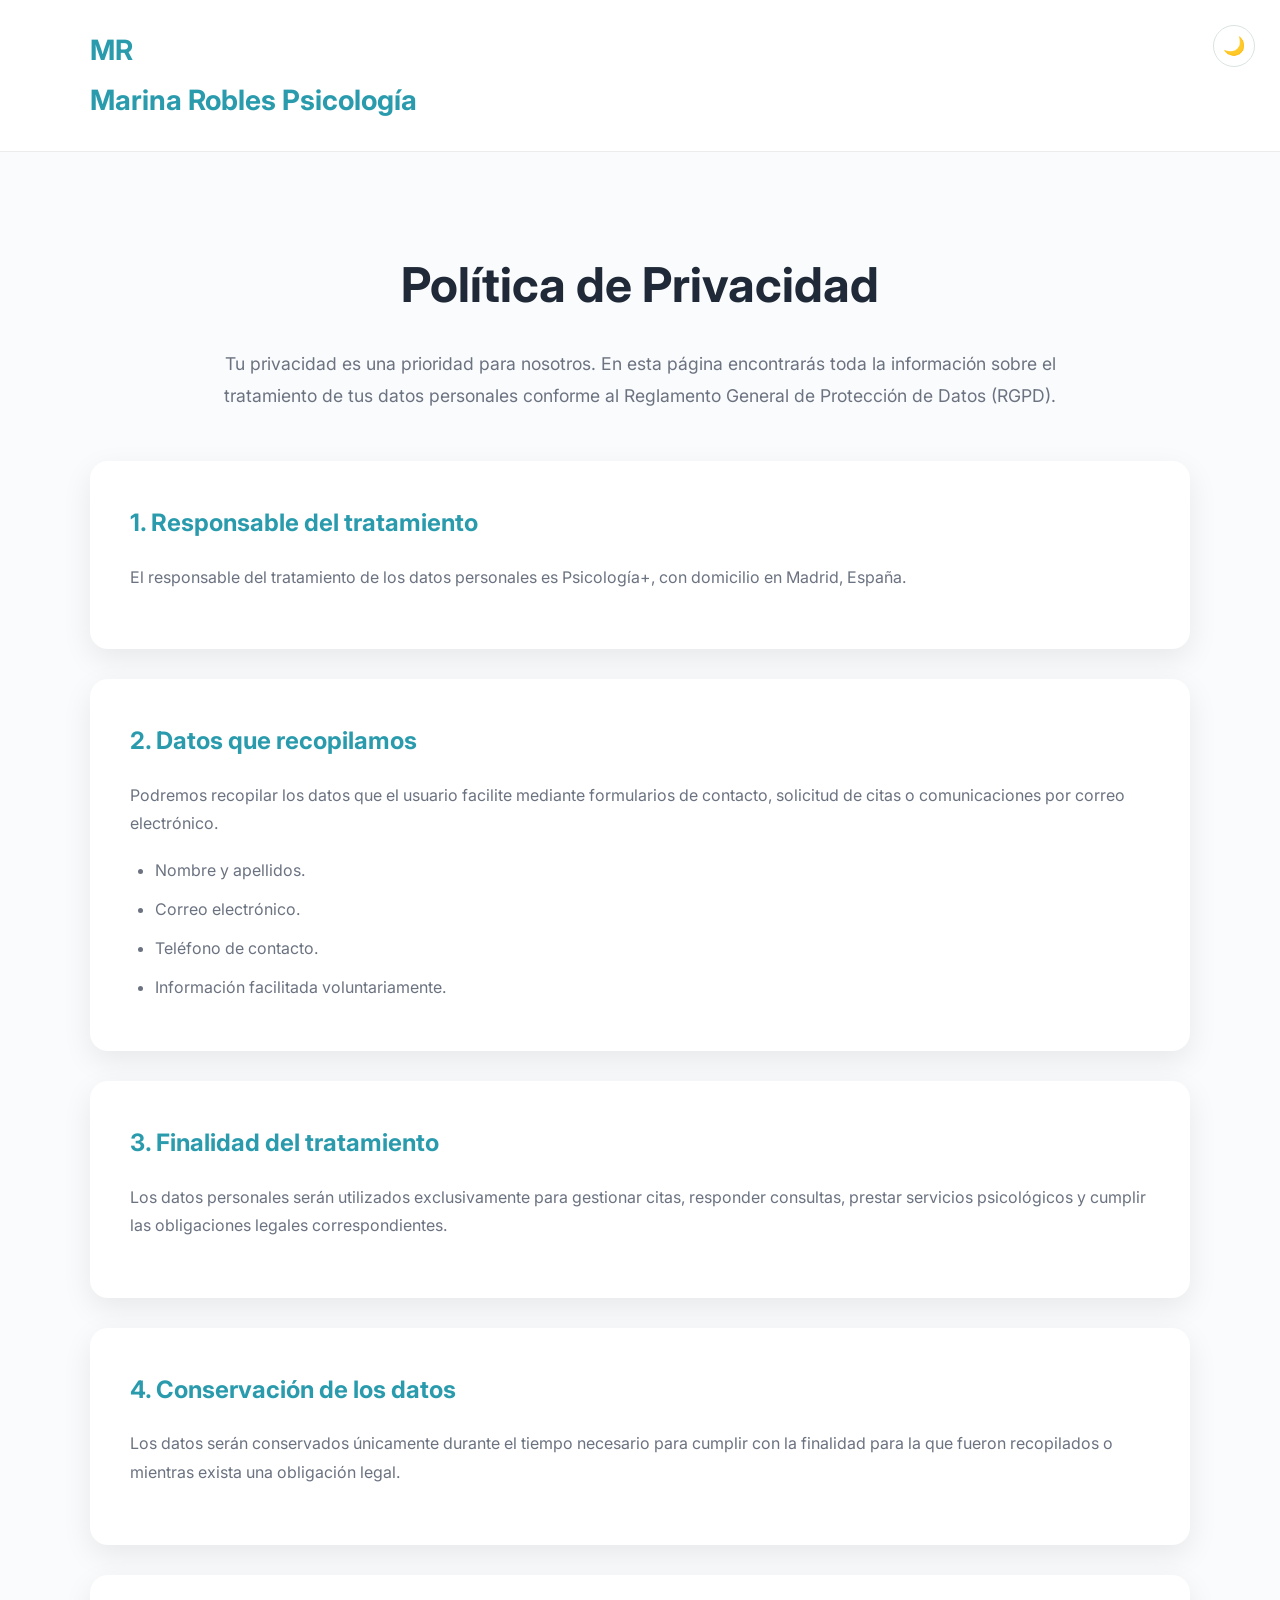
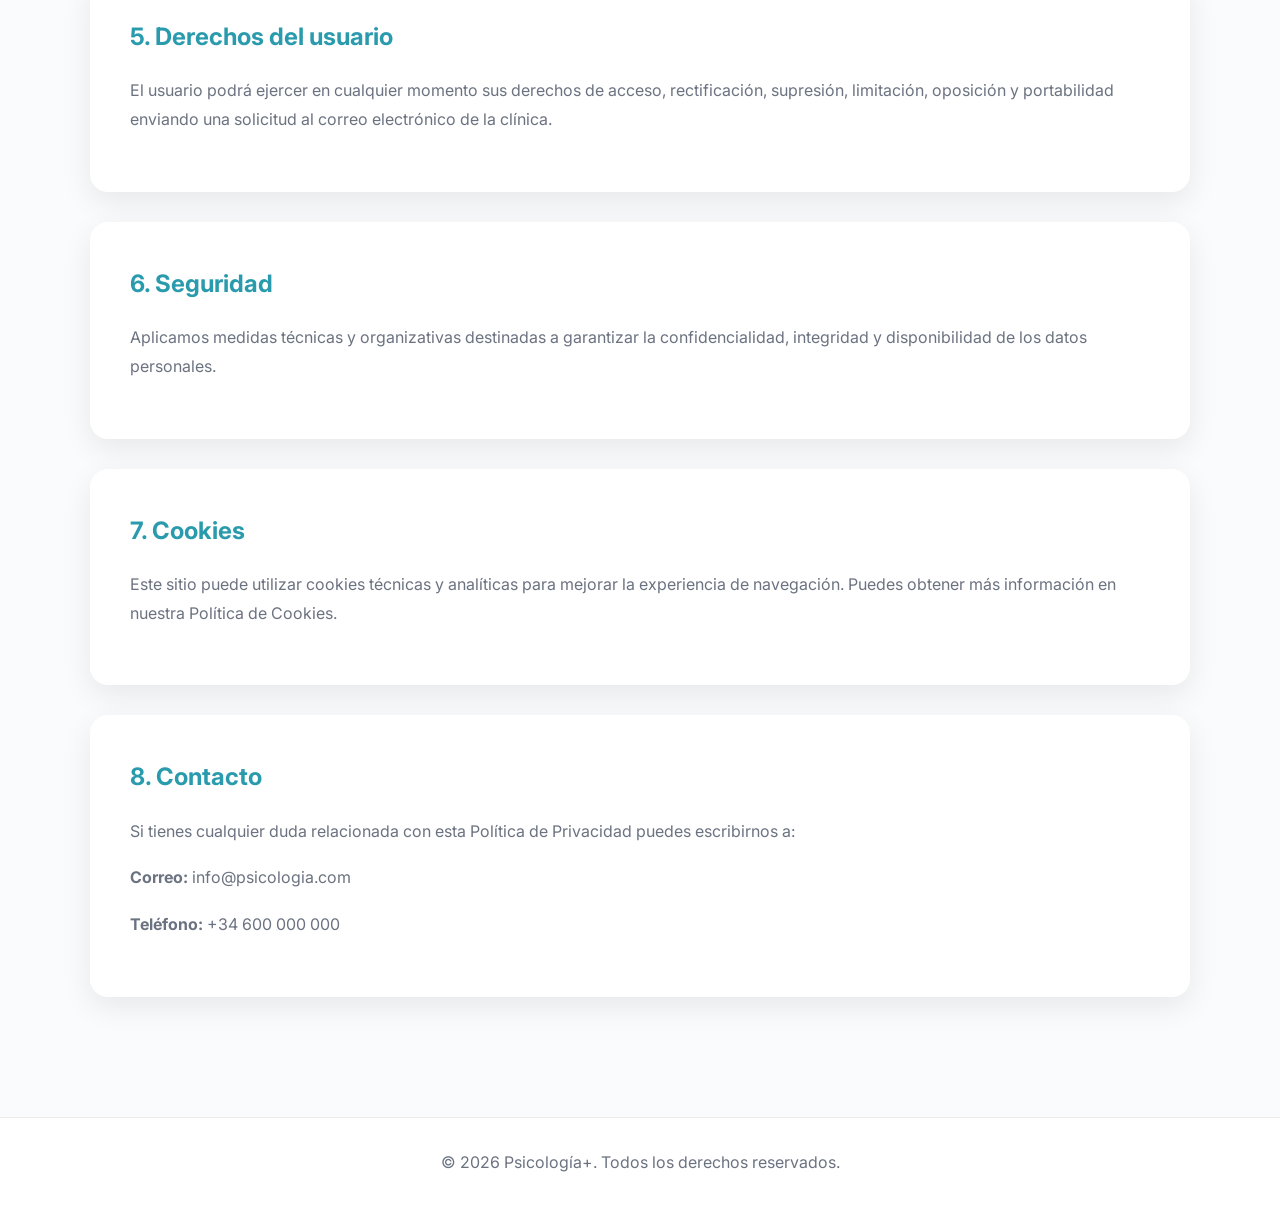
<file: politica_y_privacidad.html>
<!DOCTYPE html>
<html lang="es">

<head>

    <meta charset="UTF-8">

    <meta name="viewport" content="width=device-width, initial-scale=1.0">

    <title>Política de Privacidad | Psicología+</title>

    <link rel="stylesheet" href="politica_y_privacidad.css">

    <link rel="preconnect" href="https://fonts.googleapis.com">

    <link rel="preconnect" href="https://fonts.gstatic.com" crossorigin>

    <link href="https://fonts.googleapis.com/css2?family=Inter:wght@300;400;500;600;700&display=swap"
        rel="stylesheet">

</head>

<body>

<header>

    <div class="container">

        <a href="index.html" class="logo">

    <span class="logo-icon">
        MR
    </span>

    <div class="logo-text">

        <span class="logo-title">
            Marina Robles
        </span>

        <span class="logo-subtitle">
            Psicología
        </span>

    </div>

</a>

    </div>

</header>

<main>

<section class="hero">

<div class="container">

<h1>Política de Privacidad</h1>

<!-- ==========================================================
                BOTÓN MODO OSCURO
========================================================== -->

<button
    class="theme-toggle"
    type="button"
    aria-label="Activar modo oscuro">

    <span class="theme-icon">🌙</span>

</button>

<p class="subtitle">

Tu privacidad es una prioridad para nosotros. En esta página encontrarás toda la información sobre el tratamiento de tus datos personales conforme al Reglamento General de Protección de Datos (RGPD).

</p>

</div>

</section>

<section class="privacy">

<div class="container">

<article>

<h2>1. Responsable del tratamiento</h2>

<p>

El responsable del tratamiento de los datos personales es Psicología+, con domicilio en Madrid, España.

</p>

</article>

<article>

<h2>2. Datos que recopilamos</h2>

<p>

Podremos recopilar los datos que el usuario facilite mediante formularios de contacto, solicitud de citas o comunicaciones por correo electrónico.

</p>

<ul>

<li>Nombre y apellidos.</li>

<li>Correo electrónico.</li>

<li>Teléfono de contacto.</li>

<li>Información facilitada voluntariamente.</li>

</ul>

</article>

<article>

<h2>3. Finalidad del tratamiento</h2>

<p>

Los datos personales serán utilizados exclusivamente para gestionar citas, responder consultas, prestar servicios psicológicos y cumplir las obligaciones legales correspondientes.

</p>

</article>

<article>

<h2>4. Conservación de los datos</h2>

<p>

Los datos serán conservados únicamente durante el tiempo necesario para cumplir con la finalidad para la que fueron recopilados o mientras exista una obligación legal.

</p>

</article>

<article>

<h2>5. Derechos del usuario</h2>

<p>

El usuario podrá ejercer en cualquier momento sus derechos de acceso, rectificación, supresión, limitación, oposición y portabilidad enviando una solicitud al correo electrónico de la clínica.

</p>

</article>

<article>

<h2>6. Seguridad</h2>

<p>

Aplicamos medidas técnicas y organizativas destinadas a garantizar la confidencialidad, integridad y disponibilidad de los datos personales.

</p>

</article>

<article>

<h2>7. Cookies</h2>

<p>

Este sitio puede utilizar cookies técnicas y analíticas para mejorar la experiencia de navegación. Puedes obtener más información en nuestra Política de Cookies.

</p>

</article>

<article>

<h2>8. Contacto</h2>

<p>

Si tienes cualquier duda relacionada con esta Política de Privacidad puedes escribirnos a:

</p>

<p>

<strong>Correo:</strong> info@psicologia.com

</p>

<p>

<strong>Teléfono:</strong> +34 600 000 000

</p>

</article>

</div>

</section>

</main>

<footer>

<div class="container">

<p>

© 2026 Psicología+. Todos los derechos reservados.

</p>

</div>

</footer>

</body>
<script>

/* ==========================================================
                MODO OSCURO
========================================================== */

const themeToggle = document.querySelector(".theme-toggle");
const themeIcon = themeToggle?.querySelector(".theme-icon");

/* ==========================================================
                RECUPERAR TEMA GUARDADO
========================================================== */

const savedTheme = localStorage.getItem("theme");

if (savedTheme === "dark") {

    document.body.classList.add("dark-mode");

    if (themeIcon) {

       themeIcon.textContent = "☀️";

    }

    if (themeToggle) {

        themeToggle.setAttribute(
            "aria-label",
            "Activar modo claro"
        );

    }

}


/* ==========================================================
                CAMBIAR TEMA
========================================================== */

if (themeToggle) {

    themeToggle.addEventListener("click", () => {

        const isDark =
            document.body.classList.toggle("dark-mode");


        /* Guardar preferencia */

        localStorage.setItem(
            "theme",
            isDark ? "dark" : "light"
        );


        /* Cambiar icono */

        if (themeIcon) {

           themeIcon.textContent = isDark
    ? "☀️"
    : "🌙";
        }


        /* Actualizar accesibilidad */

        themeToggle.setAttribute(
            "aria-label",
            isDark
                ? "Activar modo claro"
                : "Activar modo oscuro"
        );

    });

}

</script>
</html>
</file>
<file: index.css>
/*==========================================================
                        GOOGLE FONTS
==========================================================*/

:root{

    /*==============================
            COLORES
    ==============================*/

    --color-primary: #299bad;
    --color-primary-dark: #299bad;
    --color-primary-light: #299bad;

    --color-white: #FFFFFF;

    --color-background: #FAFBFC;
    --color-section: #FFFFFF;

    --color-title: #1F2937;
    --color-text: #4B5563;
    --color-text-light: #6B7280;

    --color-border: #E5E7EB;

    /*==============================
            SOMBRAS
    ==============================*/

    --shadow-sm: 0 4px 15px rgba(0,0,0,.05);

    --shadow-md: 0 10px 35px rgba(0,0,0,.08);

    --shadow-lg: 0 20px 60px rgba(0,0,0,.12);

    /*==============================
            BORDER RADIUS
    ==============================*/

    --radius-sm:10px;

    --radius-md:18px;

    --radius-lg:30px;

    --radius-full:999px;

    /*==============================
            TRANSICIONES
    ==============================*/

    --transition:.30s ease;

    /*==============================
            TAMAÑOS
    ==============================*/

    --container:1300px;

    --header-height:95px;

}

/*==========================================================
                        RESET
==========================================================*/

*{

    margin:0;

    padding:0;

    box-sizing:border-box;

}

html{

    scroll-behavior:smooth;

}

body{

    font-family:'Inter',sans-serif;

    background:var(--color-background);

    color:var(--color-text);

    overflow-x:hidden;

    line-height:1.7;

    -webkit-font-smoothing:antialiased;

}

/*==========================================================
                        TIPOGRAFÍA
==========================================================*/

h1,
h2,
h3,
h4,
h5,
h6{

    font-family:'Playfair Display',serif;

    color:var(--color-title);

    font-weight:700;

}

p{

    font-size:1rem;

    color:var(--color-text);

}

a{

    text-decoration:none;

    color:inherit;

}

img{

    display:block;

    max-width:100%;

}

button{

    border:none;

    outline:none;

    cursor:pointer;

    background:none;

}

ol{

    list-style:none;

}

/*==========================================================
                        CONTAINER
==========================================================*/

.container{

    width:min(92%, var(--container));

    margin:auto;

}

/*==========================================================
                        SECCIONES
==========================================================*/

section{

    padding:120px 0;

    position:relative;

}

/*==========================================================
                        SCROLLBAR
==========================================================*/

::-webkit-scrollbar{

    width:10px;

}

::-webkit-scrollbar-track{

    background:#F3F4F6;

}

::-webkit-scrollbar-thumb{

    background:var(--color-primary);

    border-radius:20px;

}

::-webkit-scrollbar-thumb:hover{

    background:var(--color-primary-dark);

}

/*==========================================================
                    SELECCIÓN DE TEXTO
==========================================================*/

::selection{

    background:var(--color-primary);

    color:white;

}
/*==========================================================
                        HEADER
==========================================================*/

#header{

    position:fixed;

    top:0;

    left:0;

    width:100%;

    height:var(--header-height);

    display:flex;

    align-items:center;

    z-index:1000;

    background:rgba(255,255,255,.82);

    backdrop-filter:blur(20px);

    -webkit-backdrop-filter:blur(20px);

    border-bottom:1px solid rgba(255,255,255,.35);

    transition:all .35s ease;

}
/*==========================================================
                        HERO
==========================================================*/

/*==========================================================
                        HERO
==========================================================*/

.hero{

    position:relative;

    min-height:100vh;

    display:flex;

    align-items:center;

    overflow:hidden;

    padding-top:140px;

    background:var(--color-background);

}

/*==========================================================
                    FONDO DECORATIVO
==========================================================*/

.hero::before{

    content:"";

    position:absolute;

    top:-250px;

    right:-250px;

    width:700px;

    height:700px;

    border-radius:50%;

    background:radial-gradient(circle,
    rgba(46,125,107,.08),
    transparent 70%);

    z-index:0;

}

.hero::after{

    content:"";

    position:absolute;

    bottom:-300px;

    left:-300px;

    width:650px;

    height:650px;

    border-radius:50%;

    background:radial-gradient(circle,
    rgba(46,125,107,.05),
    transparent 70%);

    z-index:0;

}

/*==========================================================
                    GRID
==========================================================*/

.hero-content{

    position:relative;

    display:grid;

    grid-template-columns:1.1fr .9fr;

    align-items:center;

    gap:80px;

    z-index:2;

}

/*==========================================================
                    TEXTO
==========================================================*/

.hero-text{

    max-width:650px;

}

.hero-badge{

    display:inline-flex;

    align-items:center;

    padding:10px 18px;

    margin-bottom:30px;

    border-radius:999px;

    background:rgba(46,125,107,.08);

    color:var(--color-primary);

    font-size:.95rem;

    font-weight:600;

    letter-spacing:.5px;

}

.hero h1{

    font-size:4rem;

    line-height:1.1;

    margin-bottom:30px;

    color:var(--color-title);

}

.hero p{

    max-width:600px;

    font-size:1.15rem;

    line-height:1.9;

    color:var(--color-text);

    margin-bottom:45px;

}

/*==========================================================
                    BOTONES
==========================================================*/

.hero-buttons{

    display:flex;

    gap:20px;

    margin-bottom:55px;

}

.btn{

    display:inline-flex;

    align-items:center;

    justify-content:center;

    gap:10px;

    padding:16px 34px;

    border-radius:999px;

    font-weight:600;

    transition:.35s;

}

.btn-primary{

    background:linear-gradient(
    135deg,
    var(--color-primary),
    var(--color-primary-dark));

    color:white;

    box-shadow:var(--shadow-md);

}

.btn-primary:hover{

    transform:translateY(-4px);

    box-shadow:0 20px 40px rgba(46,125,107,.25);

}

.btn-secondary{

    border:2px solid var(--color-primary);

    color:var(--color-primary);

}

.btn-secondary:hover{

    background:var(--color-primary);

    color:white;

}

/*==========================================================
                TARJETAS
==========================================================*/

.hero-info{

    display:flex;

    gap:25px;

}

.info-card{

    display:flex;

    align-items:flex-start;

    gap:15px;

    background:white;

    padding:22px;

    border-radius:20px;

    box-shadow:var(--shadow-sm);

    transition:.35s;

    flex:1;

}

.info-card:hover{

    transform:translateY(-6px);

}

.info-card i{

    font-size:24px;

    color:var(--color-primary);

}

.info-card h3{

    font-size:1.05rem;

    margin-bottom:6px;

}

.info-card p{

    font-size:.92rem;

    line-height:1.6;

    margin:0;

}

/*==========================================================
                    IMAGEN
==========================================================*/

.hero-image{

    display:flex;

    justify-content:center;

    align-items:center;

}

.hero-image-wrapper{

    position:relative;

}

.hero-image img{

    width:100%;

    max-width:720px;

    animation:float 7s ease-in-out infinite;

    user-select:none;

    pointer-events:none;

}

/*==========================================================
                ANIMACIÓN
==========================================================*/

@keyframes float{

    0%{

        transform:translateY(0);

    }

    50%{

        transform:translateY(-12px);

    }

    100%{

        transform:translateY(0);

    }

}

/*==========================================================
                    RESPONSIVE
==========================================================*/

@media(max-width:1200px){

.hero-content{

grid-template-columns:1fr;

text-align:center;

}

.hero-text{

margin:auto;

}

.hero-buttons{

justify-content:center;

}

.hero-info{

justify-content:center;

flex-wrap:wrap;

}

.hero-image{

margin-top:60px;

}

}

@media(max-width:768px){

.hero{

padding-top:120px;

}

.hero h1{

font-size:2.8rem;

}

.hero p{

font-size:1rem;

}

.hero-buttons{

flex-direction:column;

}

.hero-info{

flex-direction:column;

}

}

/*==========================================================
                        NAVBAR
==========================================================*/

.navbar{

    display:flex;

    justify-content:space-between;

    align-items:center;

    height:100%;

}

/*==========================================================
                    FRASE INSPIRADORA
==========================================================*/

.quote{

    background:#FFFFFF;

    padding:140px 0;

    position:relative;

    overflow:hidden;

}

/*==========================================================
                    FONDO DECORATIVO
==========================================================*/

.quote::before{

    content:"";

    position:absolute;

    width:420px;

    height:420px;

    top:-180px;

    right:-150px;

    border-radius:50%;

    background:radial-gradient(circle,
    rgba(46,125,107,.06),
    transparent 70%);

}

.quote::after{

    content:"";

    position:absolute;

    width:320px;

    height:320px;

    bottom:-140px;

    left:-120px;

    border-radius:50%;

    background:radial-gradient(circle,
    rgba(46,125,107,.05),
    transparent 70%);

}

/*==========================================================
                    CONTENIDO
==========================================================*/

.quote-content{

    position:relative;

    z-index:2;

    max-width:900px;

    margin:auto;

    text-align:center;

}

/*==========================================================
                    ICONO
==========================================================*/

.quote-icon{

    width:85px;

    height:85px;

    margin:auto;

    margin-bottom:35px;

    display:flex;

    justify-content:center;

    align-items:center;

    border-radius:50%;

    background:linear-gradient(
        135deg,
        var(--color-primary),
        var(--color-primary-dark)
    );

    color:white;

    font-size:32px;

    box-shadow:var(--shadow-md);

    transition:.35s;

}

.quote-icon:hover{

    transform:translateY(-6px) rotate(8deg);

}

/*==========================================================
                    CITA
==========================================================*/

.quote blockquote{

    font-family:'Playfair Display', serif;

    font-size:2.6rem;

    font-weight:700;

    color:var(--color-title);

    line-height:1.35;

    margin-bottom:30px;

    font-style:italic;

}

/*==========================================================
                    TEXTO
==========================================================*/

.quote p{

    max-width:760px;

    margin:auto;

    font-size:1.12rem;

    line-height:2;

    color:var(--color-text);

}

/*==========================================================
                LÍNEA DECORATIVA
==========================================================*/

.quote-content::after{

    content:"";

    display:block;

    width:90px;

    height:4px;

    border-radius:20px;

    margin:50px auto 0;

    background:linear-gradient(
        to right,
        var(--color-primary),
        var(--color-primary-light)
    );

}

/*==========================================================
                    RESPONSIVE
==========================================================*/

@media(max-width:992px){

    .quote{

        padding:100px 0;

    }

    .quote blockquote{

        font-size:2rem;

    }

}

@media(max-width:768px){

    .quote-icon{

        width:70px;

        height:70px;

        font-size:26px;

    }

    .quote blockquote{

        font-size:1.7rem;

    }

    .quote p{

        font-size:1rem;

        line-height:1.8;

    }

}

/*==========================================================
                    NUESTROS VALORES
==========================================================*/

.values{

    padding:140px 0;

    background:#F8FAFC;

    position:relative;

}

/*==========================================================
                    TÍTULO
==========================================================*/

.section-title{

    text-align:center;

    max-width:800px;

    margin:0 auto 80px;

}

.section-title span{

    display:inline-block;

    padding:10px 22px;

    margin-bottom:25px;

    border-radius:999px;

    background:rgba(46,125,107,.08);

    color:var(--color-primary);

    font-size:.95rem;

    font-weight:600;

    letter-spacing:1px;

    text-transform:uppercase;

}

.section-title h2{

    font-size:3rem;

    margin-bottom:25px;

    line-height:1.2;

}

.section-title p{

    font-size:1.1rem;

    color:var(--color-text);

    line-height:1.9;

}

/*==========================================================
                    GRID
==========================================================*/

.values-grid{

    display:grid;

    grid-template-columns:repeat(2,1fr);

    gap:35px;

}

/*==========================================================
                    TARJETAS
==========================================================*/

.value-card{

    background:#FFFFFF;

    border-radius:28px;

    padding:45px;

    box-shadow:var(--shadow-sm);

    transition:.35s;

    position:relative;

    overflow:hidden;

}

/* Línea superior decorativa */

.value-card::before{

    content:"";

    position:absolute;

    top:0;

    left:0;

    width:100%;

    height:5px;

    background:linear-gradient(

        to right,

        var(--color-primary),

        var(--color-primary-light)

    );

}

/*==========================================================
                    HOVER
==========================================================*/

.value-card:hover{

    transform:translateY(-10px);

    box-shadow:var(--shadow-lg);

}

/*==========================================================
                    ICONO
==========================================================*/

.value-card i{

    width:75px;

    height:75px;

    margin-bottom:30px;

    display:flex;

    justify-content:center;

    align-items:center;

    border-radius:20px;

    background:rgba(46,125,107,.08);

    color:var(--color-primary);

    font-size:30px;

    transition:.35s;

}

.value-card:hover i{

    transform:rotate(-10deg) scale(1.1);

    background:var(--color-primary);

    color:#FFFFFF;

}

/*==========================================================
                    TÍTULO
==========================================================*/

.value-card h3{

    font-size:1.5rem;

    margin-bottom:18px;

    color:var(--color-title);

}

/*==========================================================
                    TEXTO
==========================================================*/

.value-card p{

    color:var(--color-text);

    line-height:1.9;

    font-size:1rem;

}

/*==========================================================
                    RESPONSIVE
==========================================================*/

@media(max-width:992px){

.values-grid{

grid-template-columns:1fr;

}

.section-title h2{

font-size:2.4rem;

}

}

@media(max-width:768px){

.values{

padding:90px 0;

}

.value-card{

padding:35px;

}

.section-title{

margin-bottom:60px;

}

.section-title h2{

font-size:2rem;

}

}

/*==========================================================
                        SERVICIOS
==========================================================*/

.services{

    padding:140px 0;

    background:#FFFFFF;

    position:relative;

}

/*==========================================================
                    GRID SERVICIOS
==========================================================*/

.services-grid{

    display:grid;

    grid-template-columns:repeat(3,1fr);

    gap:35px;

}

/*==========================================================
                    TARJETAS
==========================================================*/

.service-card{

    background:#FFFFFF;

    border:1px solid rgba(0,0,0,.05);

    border-radius:28px;

    padding:45px 35px;

    text-align:left;

    transition:all .35s ease;

    box-shadow:var(--shadow-sm);

    position:relative;

    overflow:hidden;

}

/*==========================================================
                EFECTO SUPERIOR
==========================================================*/

.service-card::before{

    content:"";

    position:absolute;

    top:0;

    left:0;

    width:100%;

    height:5px;

    background:linear-gradient(
        to right,
        var(--color-primary),
        var(--color-primary-light)
    );

    transform:scaleX(0);

    transform-origin:left;

    transition:.35s;

}

.service-card:hover::before{

    transform:scaleX(1);

}

/*==========================================================
                    HOVER
==========================================================*/

.service-card:hover{

    transform:translateY(-12px);

    box-shadow:var(--shadow-lg);

}

/*==========================================================
                    ICONO
==========================================================*/

.service-card i{

    width:80px;

    height:80px;

    margin-bottom:30px;

    display:flex;

    justify-content:center;

    align-items:center;

    border-radius:22px;

    background:rgba(46,125,107,.08);

    color:var(--color-primary);

    font-size:34px;

    transition:.35s;

}

.service-card:hover i{

    background:var(--color-primary);

    color:#FFFFFF;

    transform:rotate(-8deg) scale(1.08);

}

/*==========================================================
                    TITULO
==========================================================*/

.service-card h3{

    font-size:1.6rem;

    margin-bottom:18px;

    color:var(--color-title);

}

/*==========================================================
                    TEXTO
==========================================================*/

.service-card p{

    color:var(--color-text);

    line-height:1.9;

    margin-bottom:30px;

}

/*==========================================================
                    ENLACE
==========================================================*/

.service-card a{

    display:inline-flex;

    align-items:center;

    gap:10px;

    color:var(--color-primary);

    font-weight:600;

    transition:.30s;

}

.service-card a::after{

    content:"→";

    transition:.30s;

}

.service-card:hover a{

    color:var(--color-primary-dark);

}

.service-card:hover a::after{

    transform:translateX(6px);

}

/*==========================================================
                    RESPONSIVE
==========================================================*/

@media(max-width:1100px){

.services-grid{

grid-template-columns:repeat(2,1fr);

}

}

@media(max-width:768px){

.services{

padding:90px 0;

}

.services-grid{

grid-template-columns:1fr;

}

.service-card{

padding:35px 28px;

}

.service-card h3{

font-size:1.35rem;

}

}

/*==========================================================
                    CÓMO TRABAJAMOS
==========================================================*/

.process{

    padding:140px 0;

    background:#F8FAFC;

    position:relative;

    overflow:hidden;

}

/*==========================================================
                    GRID
==========================================================*/

.process-grid{

    display:grid;

    grid-template-columns:repeat(4,1fr);

    gap:35px;

    position:relative;

}

/*==========================================================
                LÍNEA CONECTORA
==========================================================*/

.process-grid::before{

    content:"";

    position:absolute;

    top:45px;

    left:12%;

    width:76%;

    height:2px;

    background:linear-gradient(
        to right,
        var(--color-primary-light),
        var(--color-primary)
    );

    z-index:0;

}

/*==========================================================
                    TARJETAS
==========================================================*/

.process-card{

    position:relative;

    background:#FFFFFF;

    border-radius:28px;

    padding:45px 30px;

    text-align:center;

    box-shadow:var(--shadow-sm);

    transition:.35s;

    z-index:1;

}

.process-card:hover{

    transform:translateY(-10px);

    box-shadow:var(--shadow-lg);

}

/*==========================================================
                    NÚMERO
==========================================================*/

.process-number{

    width:90px;

    height:90px;

    margin:0 auto 30px;

    border-radius:50%;

    display:flex;

    justify-content:center;

    align-items:center;

    background:linear-gradient(
        135deg,
        var(--color-primary),
        var(--color-primary-dark)
    );

    color:#FFFFFF;

    font-size:1.7rem;

    font-weight:700;

    box-shadow:var(--shadow-md);

    transition:.35s;

}

.process-card:hover .process-number{

    transform:scale(1.08) rotate(-5deg);

}

/*==========================================================
                    TÍTULO
==========================================================*/

.process-card h3{

    font-size:1.5rem;

    margin-bottom:18px;

    color:var(--color-title);

}

/*==========================================================
                    TEXTO
==========================================================*/

.process-card p{

    color:var(--color-text);

    line-height:1.9;

    font-size:1rem;

}

/*==========================================================
                EFECTO SUPERIOR
==========================================================*/

.process-card::before{

    content:"";

    position:absolute;

    top:0;

    left:0;

    width:100%;

    height:5px;

    background:linear-gradient(
        to right,
        var(--color-primary),
        var(--color-primary-light)
    );

    transform:scaleX(0);

    transform-origin:left;

    transition:.35s;

}

.process-card:hover::before{

    transform:scaleX(1);

}

/*==========================================================
                    RESPONSIVE
==========================================================*/

@media(max-width:1200px){

.process-grid{

grid-template-columns:repeat(2,1fr);

}

.process-grid::before{

display:none;

}

}

@media(max-width:768px){

.process{

padding:90px 0;

}

.process-grid{

grid-template-columns:1fr;

}

.process-card{

padding:35px 25px;

}

.process-number{

width:75px;

height:75px;

font-size:1.4rem;

}

.process-card h3{

font-size:1.3rem;

}

}

/*==========================================================
                        FOOTER
==========================================================*/

.footer{

    background:#1F2937;

    color:#FFFFFF;

    padding:90px 0 30px;

}

/*==========================================================
                    CONTENIDO
==========================================================*/

.footer-content{

    display:grid;

    grid-template-columns:2fr 1fr 1fr 1fr;

    gap:60px;

    margin-bottom:60px;

}

/*==========================================================
                    LOGO
==========================================================*/

.footer-logo{

    display:flex;

    align-items:center;

    gap:15px;

    margin-bottom:25px;

}

.footer .logo-icon{

    width:50px;

    height:50px;

    display:flex;

    justify-content:center;

    align-items:center;

    border-radius:50%;

    background:linear-gradient(
        135deg,
        var(--color-primary),
        var(--color-primary-dark)
    );

    color:#FFFFFF;

    font-size:20px;

}

.footer .logo-title{

    font-family:'Playfair Display',serif;

    font-size:1.8rem;

    color:#FFFFFF;

}

.footer .logo-subtitle{

    color:#D1D5DB;

    text-transform:uppercase;

    letter-spacing:2px;

    font-size:.80rem;

}

/*==========================================================
                    TEXTO
==========================================================*/

.footer-column p{

    color:#D1D5DB;

    line-height:1.9;

    margin-bottom:15px;

}

/*==========================================================
                    TÍTULOS
==========================================================*/

.footer-column h3{

    color:#FFFFFF;

    margin-bottom:25px;

    font-size:1.3rem;

}

/*==========================================================
                    ENLACES
==========================================================*/

.footer-column a{

    display:block;

    color:#D1D5DB;

    margin-bottom:15px;

    transition:.30s;

}

.footer-column a:hover{

    color:#FFFFFF;

    padding-left:8px;

}

/*==========================================================
                ICONOS REDES SOCIALES
==========================================================*/

.social-icons{

    display:flex;

    gap:15px;

    margin-top:30px;

}

.social-icons a{

    width:48px;

    height:48px;

    display:flex;

    justify-content:center;

    align-items:center;

    border-radius:50%;

    background:rgba(255,255,255,.08);

    color:#FFFFFF;

    font-size:18px;

    transition:.35s;

}

.social-icons a:hover{

    background:var(--color-primary);

    transform:translateY(-6px);

}

/*==========================================================
                CONTACTO
==========================================================*/

.footer-column p i{

    color:var(--color-primary-light);

    width:25px;

}

/*==========================================================
                FOOTER INFERIOR
==========================================================*/

.footer-bottom{

    border-top:1px solid rgba(255,255,255,.10);

    padding-top:30px;

    display:flex;

    justify-content:space-between;

    align-items:center;

    flex-wrap:wrap;

    gap:20px;

}

.footer-bottom p{

    color:#9CA3AF;

    margin:0;

}

/*==========================================================
                ENLACES LEGALES
==========================================================*/

.footer-legal{

    display:flex;

    gap:30px;

    flex-wrap:wrap;

}

.footer-legal a{

    color:#D1D5DB;

    transition:.30s;

}

.footer-legal a:hover{

    color:var(--color-primary-light);

}

/*==========================================================
                RESPONSIVE
==========================================================*/

@media(max-width:1100px){

.footer-content{

grid-template-columns:repeat(2,1fr);

}

}

@media(max-width:768px){

.footer{

padding:70px 0 25px;

}

.footer-content{

grid-template-columns:1fr;

gap:45px;

}

.footer-bottom{

flex-direction:column;

text-align:center;

}

.footer-legal{

justify-content:center;

}

}

/*==========================================================
                        LOGO
==========================================================*/

.logo{

    display:flex;

    align-items:center;

    gap:15px;

    transition:var(--transition);

}

.logo:hover{

    transform:translateY(-2px);

}

.logo-icon{

    width:45px;

    height:45px;

    display:flex;

    justify-content:center;

    align-items:center;

    border-radius:50%;

    background:linear-gradient(
        135deg,
        var(--color-primary),
        var(--color-primary-dark)
    );

    color:white;

    font-size:20px;

    box-shadow:var(--shadow-sm);

}

.logo-text{

    display:flex;

    flex-direction:column;

}

.logo-title{

    font-family:'Playfair Display',serif;

    font-size:1.8rem;

    letter-spacing:2px;

    color:var(--color-title);

    line-height:1;

}

.logo-subtitle{

    font-size:.85rem;

    color:var(--color-primary);

    letter-spacing:2px;

    text-transform:uppercase;

    margin-top:3px;

}

/*==========================================================
                        MENÚ
==========================================================*/

.nav-menu{

    display:flex;

    align-items:center;

    gap:38px;

}

.nav-menu li{

    position:relative;

}

.nav-menu a{

    position:relative;

    font-size:16px;

    font-weight:500;

    color:var(--color-title);

    transition:all .30s ease;

}

/*==========================================================
                    EFECTO HOVER
==========================================================*/

.nav-menu a:hover{

    color:var(--color-primary);

    transform:scale(1.08);

}

/*==========================================================
                    SUBRAYADO
==========================================================*/

.nav-menu a::after{

    content:"";

    position:absolute;

    left:50%;

    bottom:-8px;

    width:0;

    height:2px;

    background:var(--color-primary);

    transform:translateX(-50%);

    transition:.30s;

}

.nav-menu a:hover::after{

    width:100%;

}

/*==========================================================
                PÁGINA ACTIVA
==========================================================*/

.nav-menu a.active{

    color:var(--color-primary);

    font-weight:600;

}

.nav-menu a.active::before{

    content:"";

    position:absolute;

    left:-12px;

    top:50%;

    width:7px;

    height:7px;

    border-radius:50%;

    background:var(--color-primary);

    transform:translateY(-50%);

}

.nav-menu a.active::after{

    width:100%;

}

/*==========================================================
                    BOTÓN CTA
==========================================================*/

.btn-reserva{

    position:relative;

    overflow:hidden;

    display:flex;

    align-items:center;

    gap:10px;

    padding:14px 28px;

    border-radius:999px;

    background:linear-gradient(
        135deg,
        var(--color-primary),
        var(--color-primary-dark)
    );

    color:white;

    font-weight:600;

    box-shadow:var(--shadow-md);

    transition:all .35s ease;

}

.btn-reserva i{

    transition:.35s;

}

/*==========================================================
                HOVER BOTÓN
==========================================================*/

.btn-reserva:hover{

    transform:translateY(-4px);

    box-shadow:0 20px 40px rgba(46,125,107,.25);

}

.btn-reserva:hover i{

    transform:translateX(4px);

}

/*==========================================================
                EFECTO BRILLO
==========================================================*/

.btn-reserva::before{

    content:"";

    position:absolute;

    top:0;

    left:-120%;

    width:60%;

    height:100%;

    background:linear-gradient(

        120deg,

        transparent,

        rgba(255,255,255,.55),

        transparent

    );

    transform:skewX(-25deg);

}

.btn-reserva:hover::before{

    animation:shine .8s ease;

}

/*==========================================================
                MENÚ MÓVIL
==========================================================*/

.menu-toggle{

    display:none;

    flex-direction:column;

    gap:6px;

}

.menu-toggle span{

    width:28px;

    height:2px;

    background:var(--color-title);

    border-radius:20px;

}

/*==========================================================
                    ANIMACIÓN
==========================================================*/

@keyframes shine{

    from{

        left:-120%;

    }

    to{

        left:140%;

    }

}

/*==========================================================
                    RESPONSIVE
==========================================================*/

@media (max-width:1100px){

    .btn-reserva{
        display:none;
    }

    .menu-toggle{
        display:flex;
    }

    .nav-menu{
        position:absolute;
        top:95px;
        left:0;

        width:100%;

        display:flex;
        flex-direction:column;
        gap:20px;

        padding:30px;

        background:#fff;

        box-shadow:0 15px 40px rgba(0,0,0,.08);

        opacity:0;
        visibility:hidden;
        transform:translateY(-20px);

        transition:.35s;
    }

    .nav-menu.menu-open{
        opacity:1;
        visibility:visible;
        transform:translateY(0);
    }
}

@media(max-width:768px){

    #header{

        height:85px;

    }

    .logo-title{

        font-size:1.5rem;

    }

    .logo-icon{

        width:40px;

        height:40px;

    }

}
body.menu-open{
    overflow:hidden;
}



/* ==========================================================
                MODO OSCURO — NEGRO
========================================================== */

body.dark-mode {

    background-color: #000000;
    color: #ffffff;

}


/* ==========================================================
                    TEXTOS
========================================================== */

body.dark-mode h1,
body.dark-mode h2,
body.dark-mode h3,
body.dark-mode h4,
body.dark-mode h5,
body.dark-mode h6 {

    color: #ffffff;

}

body.dark-mode p {

    color: #d1d1d1;

}


/* ==========================================================
                FONDOS PRINCIPALES
========================================================== */

body.dark-mode section,
body.dark-mode .section {

    background-color: #000000;

}


/* ==========================================================
                    TARJETAS
========================================================== */

body.dark-mode .value-card,
body.dark-mode .service-card,
body.dark-mode .process-card,
body.dark-mode .info-card,
body.dark-mode .timeline-card,
body.dark-mode .appointment-form {

    background-color: #111111;
    border-color: #2a2a2a;

}


/* ==========================================================
                    HEADER
========================================================== */

body.dark-mode header,
body.dark-mode .navbar {

    background-color: #000000;

}


/* ==========================================================
                    MENÚ
========================================================== */

body.dark-mode .nav-menu {

    background-color: #000000;

}

body.dark-mode .nav-menu a {

    color: #ffffff;

}


/* ==========================================================
                    FORMULARIOS
========================================================== */

body.dark-mode input,
body.dark-mode select,
body.dark-mode textarea {

    background-color: #0a0a0a;
    color: #ffffff;
    border-color: #333333;

}

body.dark-mode input::placeholder,
body.dark-mode textarea::placeholder {

    color: #888888;

}


/* ==========================================================
                    FOOTER
========================================================== */

body.dark-mode .footer {

    background-color: #000000;

}

body.dark-mode .footer p,
body.dark-mode .footer a {

    color: #d1d1d1;

}


/* ==========================================================
                BOTÓN HAMBURGUESA
========================================================== */

body.dark-mode .menu-toggle span {

    background-color: #ffffff;

}
/* ==========================================================
                BOTÓN MODO OSCURO
========================================================== */

.theme-toggle {

    width: 42px;
    height: 42px;

    display: flex;
    align-items: center;
    justify-content: center;

    padding: 0;

    border: 1px solid #d9e3e0;
    border-radius: 50%;

    background-color: #ffffff;
    color: #287f70;

    cursor: pointer;

    font-size: 16px;

    transition:
        background-color .3s ease,
        color .3s ease,
        border-color .3s ease,
        transform .2s ease;

}


/* Hover */

.theme-toggle:hover {

    background-color: #e8f4f1;

    transform: translateY(-2px);

}


/* Pulsación */

.theme-toggle:active {

    transform: scale(.94);

}


/* ==========================================================
            BOTÓN EN MODO OSCURO
========================================================== */

body.dark-mode .theme-toggle {

    background-color: #111111;

    border-color: #333333;

    color: #f5d76e;

}


/* Hover en modo oscuro */

body.dark-mode .theme-toggle:hover {

    background-color: #1c1c1c;

}
/* ==========================================================
        CORRECCIÓN FONDO HEADER — MODO OSCURO
========================================================== */

body.dark-mode {
    background-color: #000000 !important;
}

body.dark-mode header {
    background-color: #000000 !important;
}

body.dark-mode .header {
    background-color: #000000 !important;
}

body.dark-mode .navbar {
    background-color: #000000 !important;
}

body.dark-mode .nav-container {
    background-color: #000000 !important;
}
/* ==========================================================
        LOGO — MODO OSCURO
========================================================== */

body.dark-mode .logo-title {

    color: #ffffff !important;

}

body.dark-mode .logo-subtitle {

    color: #20b8d0 !important;

}
/* ==========================================================
        FRASE INSPIRADORA — MODO OSCURO
========================================================== */

body.dark-mode .quote blockquote {
    color: #ffffff !important;
}
</file>
<file: aviso_legal.css>
/*=========================
RESET
=========================*/

*{
margin:0;
padding:0;
box-sizing:border-box;
}

html{
scroll-behavior:smooth;
}

body{
font-family:'Inter',sans-serif;
background:#FAFBFC;
color:#1F2937;
line-height:1.8;
}

/*=========================
VARIABLES
=========================*/

:root{

--primary:#299bad;
--primary-hover:#256B5B;

--text:#1F2937;
--text-light:#6B7280;

--background:#FAFBFC;
--white:#FFFFFF;

--shadow:0 10px 30px rgba(0,0,0,.08);

--radius:18px;

}

/*=========================
CONTAINER
=========================*/

.container{

width:90%;
max-width:1100px;
margin:auto;

}

/*=========================
HEADER
=========================*/

header{

background:#FFFFFF;
border-bottom:1px solid #ECECEC;
padding:24px 0;

}

.logo{

text-decoration:none;
font-size:28px;
font-weight:700;
color:var(--primary);

}

.logo span{

color:#299bad;

}

/*=========================
HERO
=========================*/

.hero{

padding:90px 0 60px;
text-align:center;

}

.hero h1{

font-size:3rem;
margin-bottom:20px;

}

.subtitle{

max-width:850px;
margin:auto;
font-size:1.1rem;
color:var(--text-light);

}

/*=========================
CONTENT
=========================*/

.legal{

padding-bottom:100px;

}

article{

background:#FFFFFF;
padding:40px;
margin-bottom:30px;
border-radius:var(--radius);
box-shadow:var(--shadow);

}

article h2{

color:var(--primary);
margin-bottom:18px;
font-size:1.55rem;

}

article p{

margin-bottom:18px;
color:var(--text-light);

}

article ul{

padding-left:25px;

}

article li{

margin-bottom:12px;
color:var(--text-light);

}

article strong{

color:var(--text);

}

/*=========================
FOOTER
=========================*/

footer{

background:#FFFFFF;
border-top:1px solid #ECECEC;
padding:30px 0;
text-align:center;
color:#6B7280;

}

/*=========================
RESPONSIVE
=========================*/

@media(max-width:768px){

.hero{

padding:70px 0 40px;

}

.hero h1{

font-size:2.2rem;

}

.subtitle{

font-size:1rem;

}

article{

padding:28px;

}

article h2{

font-size:1.35rem;

}

}
/* ==========================================================
                MODO OSCURO — AVISO LEGAL
========================================================== */

body.dark-mode {

    background: #000000;
    color: #ffffff;

}


/* Header */

body.dark-mode header {

    background: #000000;
    border-color: #2a2a2a;

}


/* Logo */

body.dark-mode .logo {

    color: #ffffff;

}

body.dark-mode .logo span {

    color: #63B39F;

}


/* Hero */

body.dark-mode .hero {

    background: #000000;

}

body.dark-mode .hero h1 {

    color: #ffffff;

}

body.dark-mode .subtitle {

    color: #d1d1d1;

}


/* Contenido */

body.dark-mode .legal {

    background: #000000;

}

body.dark-mode article {

    background: #111111;

    box-shadow: 0 10px 30px rgba(0,0,0,.35);

}


/* Títulos */

body.dark-mode article h2 {

    color: #2E7D6B;

}


/* Textos */

body.dark-mode article p,
body.dark-mode article li {

    color: #d1d1d1;

}

body.dark-mode article strong {

    color: #ffffff;

}


/* Footer */

body.dark-mode footer {

    background: #000000;

    border-color: #2a2a2a;

    color: #bdbdbd;

}
/* ==========================================================
                BOTÓN MODO OSCURO
========================================================== */

.theme-toggle {

    width: 42px;
    height: 42px;

    display: flex;
    align-items: center;
    justify-content: center;

    padding: 0;

    border: 1px solid #d9e3e0;
    border-radius: 50%;

    background-color: #ffffff;
    color: #287f70;

    cursor: pointer;

    font-size: 16px;

    transition:
        background-color .3s ease,
        color .3s ease,
        border-color .3s ease,
        transform .2s ease;

}

.theme-toggle:hover {

    background-color: #e8f4f1;

    transform: translateY(-2px);

}

.theme-toggle:active {

    transform: scale(.94);

}


/* Modo oscuro */

body.dark-mode .theme-toggle {

    background-color: #111111;

    border-color: #333333;

    color: #f5d76e;

}

body.dark-mode .theme-toggle:hover {

    background-color: #1c1c1c;

}


/* ==========================================================
            POSICIÓN DEL BOTÓN MODO OSCURO
========================================================== */

.theme-toggle {

    position: fixed;

    top: 25px;
    right: 25px;

    z-index: 9999;

}
.theme-icon {

    display: flex;

    align-items: center;
    justify-content: center;

    font-size: 18px;

    line-height: 1;

}
</file>
<file: politica_de_cookies.css>
/*=========================
RESET
=========================*/

*{

margin:0;
padding:0;
box-sizing:border-box;

}

html{

scroll-behavior:smooth;

}

body{

font-family:'Inter',sans-serif;
background:#FAFBFC;
color:#1F2937;
line-height:1.8;

}

/*=========================
VARIABLES
=========================*/

:root{

--primary:#299bad;
--primary-hover:#256B5B;

--text:#1F2937;
--text-light:#6B7280;

--background:#FAFBFC;

--white:#FFFFFF;

--shadow:0 10px 30px rgba(0,0,0,.08);

--radius:18px;

}

/*=========================
CONTAINER
=========================*/

.container{

width:90%;
max-width:1100px;
margin:auto;

}

/*=========================
HEADER
=========================*/

header{

background:#FFFFFF;
border-bottom:1px solid #ECECEC;
padding:24px 0;

}

.logo{

font-size:28px;
font-weight:700;
text-decoration:none;
color:var(--primary);

}

.logo span{

color:#299bad;

}

/*=========================
HERO
=========================*/

.hero{

padding:90px 0 60px;
text-align:center;

}

.hero h1{

font-size:3rem;
margin-bottom:20px;
font-weight:700;

}

.subtitle{

max-width:850px;
margin:auto;
font-size:1.1rem;
color:var(--text-light);

}

/*=========================
CONTENT
=========================*/

.cookies{

padding-bottom:100px;

}

article{

background:var(--white);
padding:40px;
margin-bottom:30px;
border-radius:var(--radius);
box-shadow:var(--shadow);

}

article h2{

margin-bottom:18px;
color:var(--primary);
font-size:1.55rem;

}

article p{

margin-bottom:18px;
color:var(--text-light);

}

article ul{

padding-left:25px;

}

article li{

margin-bottom:12px;
color:var(--text-light);

}

article strong{

color:var(--text);

}

/*=========================
FOOTER
=========================*/

footer{

background:#FFFFFF;
border-top:1px solid #ECECEC;
padding:30px 0;
text-align:center;
color:#6B7280;

}

/*=========================
RESPONSIVE
=========================*/

@media(max-width:768px){

.hero{

padding:70px 0 40px;

}

.hero h1{

font-size:2.2rem;

}

.subtitle{

font-size:1rem;

}

article{

padding:28px;

}

article h2{

font-size:1.35rem;

}

}
/* ==========================================================
            MODO OSCURO — POLÍTICA DE COOKIES
========================================================== */

body.dark-mode {

    background: #000000;
    color: #ffffff;

}


/* Header */

body.dark-mode header {

    background: #000000;

    border-color: #2a2a2a;

}


/* Logo */

body.dark-mode .logo {

    color: #ffffff;

}

body.dark-mode .logo span {

    color: #63B39F;

}


/* Hero */

body.dark-mode .hero {

    background: #000000;

}

body.dark-mode .hero h1 {

    color: #ffffff;

}

body.dark-mode .subtitle {

    color: #d1d1d1;

}


/* Contenido */

body.dark-mode .cookies {

    background: #000000;

}

body.dark-mode article {

    background: #111111;

    box-shadow: 0 10px 30px rgba(0,0,0,.35);

}


/* Títulos */

body.dark-mode article h2 {

    color: #2E7D6B;

}


/* Textos */

body.dark-mode article p,
body.dark-mode article li {

    color: #d1d1d1;

}

body.dark-mode article strong {

    color: #ffffff;

}


/* Footer */

body.dark-mode footer {

    background: #000000;

    border-color: #2a2a2a;

    color: #bdbdbd;

}
/* ==========================================================
                BOTÓN MODO OSCURO
========================================================== */

.theme-toggle {

    width: 42px;
    height: 42px;

    display: flex;
    align-items: center;
    justify-content: center;

    padding: 0;

    border: 1px solid #d9e3e0;
    border-radius: 50%;

    background-color: #ffffff;
    color: #287f70;

    cursor: pointer;

    font-size: 16px;

    transition:
        background-color .3s ease,
        color .3s ease,
        border-color .3s ease,
        transform .2s ease;

}

.theme-toggle:hover {

    background-color: #e8f4f1;

    transform: translateY(-2px);

}

.theme-toggle:active {

    transform: scale(.94);

}

body.dark-mode .theme-toggle {

    background-color: #111111;

    border-color: #333333;

    color: #f5d76e;

}

body.dark-mode .theme-toggle:hover {

    background-color: #1c1c1c;

}

/* ==========================================================
            POSICIÓN DEL BOTÓN MODO OSCURO
========================================================== */

.theme-toggle {

    position: fixed;

    top: 25px;
    right: 25px;

    z-index: 9999;

}
.theme-icon {

    display: flex;

    align-items: center;
    justify-content: center;

    font-size: 18px;

    line-height: 1;

}
</file>
<file: politica_y_privacidad.css>
/*=========================
RESET
=========================*/

*{

margin:0;
padding:0;
box-sizing:border-box;

}

body{

font-family:'Inter',sans-serif;
background:#FAFBFC;
color:#1F2937;
line-height:1.8;

}

/*=========================
VARIABLES
=========================*/

:root{

--primary:#299bad;
--text:#1F2937;
--text-light:#6B7280;
--background:#FAFBFC;
--white:#FFFFFF;
--shadow:0 10px 30px rgba(0,0,0,.08);

}

/*=========================
CONTAINER
=========================*/

.container{

width:90%;
max-width:1100px;
margin:auto;

}

/*=========================
HEADER
=========================*/

header{

background:white;
border-bottom:1px solid #ECECEC;
padding:25px 0;

}

.logo{

text-decoration:none;
font-size:28px;
font-weight:700;
color:var(--primary);

}

.logo span{

color:#299bad;

}

/*=========================
HERO
=========================*/

.hero{

padding:90px 0 50px;

text-align:center;

}

.hero h1{

font-size:3rem;
margin-bottom:20px;

}

.subtitle{

max-width:850px;
margin:auto;
font-size:1.1rem;
color:var(--text-light);

}

/*=========================
CONTENT
=========================*/

.privacy{

padding-bottom:90px;

}

article{

background:white;
padding:40px;
margin-bottom:30px;
border-radius:18px;
box-shadow:var(--shadow);

}

article h2{

margin-bottom:18px;
color:var(--primary);

}

article p{

color:var(--text-light);
margin-bottom:18px;

}

article ul{

padding-left:25px;

}

article li{

margin-bottom:10px;
color:var(--text-light);

}

/*=========================
FOOTER
=========================*/

footer{

background:white;
border-top:1px solid #ECECEC;
padding:30px 0;
text-align:center;
color:#6B7280;

}

/*=========================
RESPONSIVE
=========================*/

@media(max-width:768px){

.hero h1{

font-size:2.2rem;

}

article{

padding:28px;

}

}
/* ==========================================================
            MODO OSCURO — POLÍTICA DE PRIVACIDAD
========================================================== */

body.dark-mode {

    background: #000000;
    color: #ffffff;

}


/* Header */

body.dark-mode header {

    background: #000000;

    border-color: #2a2a2a;

}


/* Logo */

body.dark-mode .logo {

    color: #ffffff;

}

body.dark-mode .logo span {

    color: #63B39F;

}


/* Hero */

body.dark-mode .hero {

    background: #000000;

}

body.dark-mode .hero h1 {

    color: #ffffff;

}

body.dark-mode .subtitle {

    color: #d1d1d1;

}


/* Contenido */

body.dark-mode .privacy {

    background: #000000;

}

body.dark-mode article {

    background: #111111;

    box-shadow: 0 10px 30px rgba(0,0,0,.35);

}


/* Títulos */

body.dark-mode article h2 {

    color: #2E7D6B;

}


/* Textos */

body.dark-mode article p,
body.dark-mode article li {

    color: #d1d1d1;

}

body.dark-mode article strong {

    color: #ffffff;

}


/* Footer */

body.dark-mode footer {

    background: #000000;

    border-color: #2a2a2a;

    color: #bdbdbd;

}
/* ==========================================================
                BOTÓN MODO OSCURO
========================================================== */

.theme-toggle {

    width: 42px;
    height: 42px;

    display: flex;
    align-items: center;
    justify-content: center;

    padding: 0;

    border: 1px solid #d9e3e0;
    border-radius: 50%;

    background-color: #ffffff;
    color: #287f70;

    cursor: pointer;

    font-size: 16px;

    transition:
        background-color .3s ease,
        color .3s ease,
        border-color .3s ease,
        transform .2s ease;

}

.theme-toggle:hover {

    background-color: #e8f4f1;

    transform: translateY(-2px);

}

.theme-toggle:active {

    transform: scale(.94);

}

body.dark-mode .theme-toggle {

    background-color: #111111;

    border-color: #333333;

    color: #f5d76e;

}

body.dark-mode .theme-toggle:hover {

    background-color: #1c1c1c;

}

/* ==========================================================
            POSICIÓN DEL BOTÓN MODO OSCURO
========================================================== */

.theme-toggle {

    position: fixed;

    top: 25px;
    right: 25px;

    z-index: 9999;

}
.theme-icon {

    display: flex;

    align-items: center;
    justify-content: center;

    font-size: 18px;

    line-height: 1;

}
</file>
